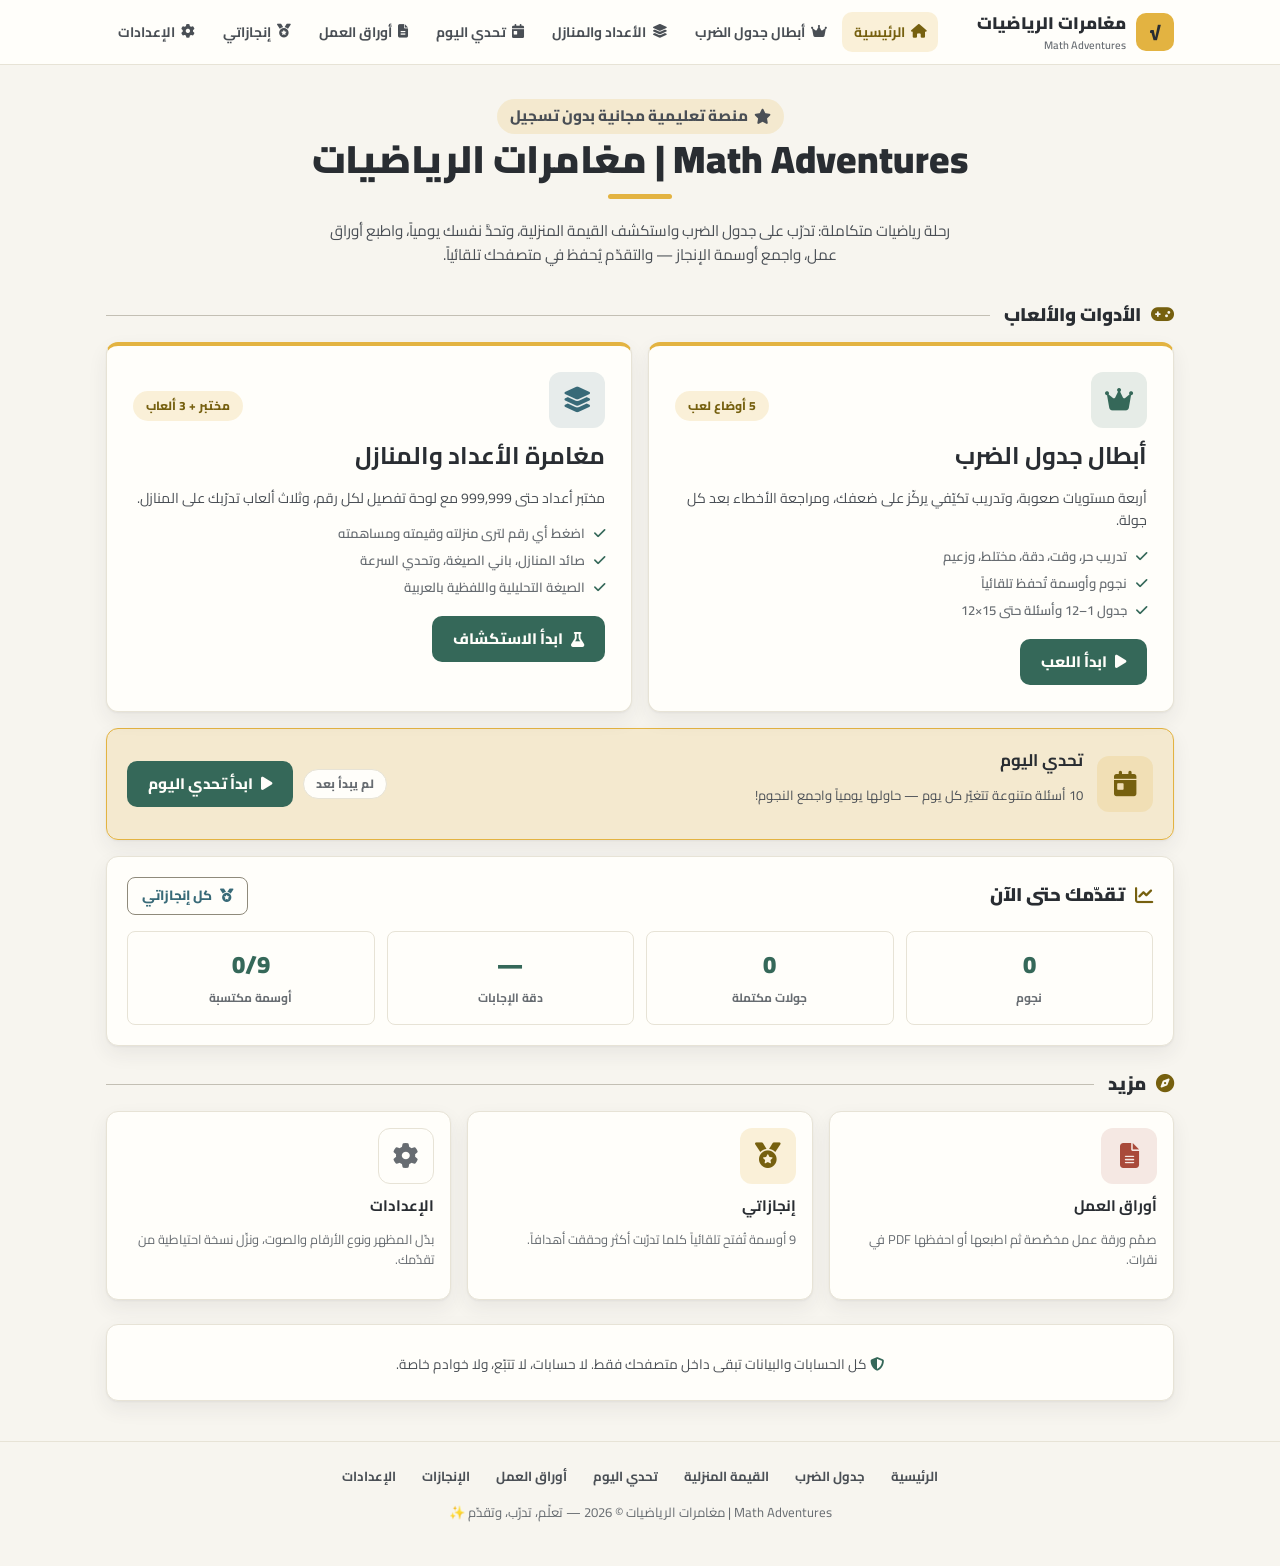
<file: index.html>
<!DOCTYPE html>
<html lang="ar" dir="rtl">
<head>
    <meta charset="UTF-8">
    <meta name="viewport" content="width=device-width, initial-scale=1.0">
    <meta name="color-scheme" content="dark light">
    <meta name="theme-color" content="#23261e">
    <title>Math Adventures | مغامرات الرياضيات — تعلّم، تدرّب، واجمع الأوسمة</title>
    <meta name="description" content="منصة مغامرات الرياضيات: لعبة جدول الضرب، مغامرة القيمة المنزلية، تحدي يومي، أوراق عمل قابلة للطباعة، أوسمة إنجاز وتقدّم محفوظ — كل شيء يعمل في المتصفح بدون تسجيل.">
    <meta name="keywords" content="مغامرات الرياضيات, جدول الضرب, القيمة المنزلية, تحدي يومي, أوراق عمل, تعليم تفاعلي, رياضيات عربي">
    <meta property="og:type" content="website">
    <meta property="og:title" content="Math Adventures | مغامرات الرياضيات">
    <meta property="og:description" content="منصة رياضيات تفاعلية: تحدّيات، أوراق عمل، أوسمة إنجاز وتقدّم محفوظ — للطلاب والمعلمين.">
    <link rel="icon" type="image/svg+xml" href="assets/images/favicon.svg">
    <link rel="apple-touch-icon" href="assets/images/favicon.svg">
    <link rel="preconnect" href="https://fonts.googleapis.com">
    <link rel="preconnect" href="https://cdnjs.cloudflare.com">
    <link rel="stylesheet" href="https://cdnjs.cloudflare.com/ajax/libs/font-awesome/6.4.0/css/all.min.css" crossorigin="anonymous" referrerpolicy="no-referrer">
    <link href="https://fonts.googleapis.com/css2?family=Cairo:wght@400;600;700;900&display=swap" rel="stylesheet">
    <link rel="stylesheet" href="assets/css/main.css">
    <style>
        .hero-lede { font-size: clamp(.95rem, 2.4vw, 1.08rem); }
        .progress-strip { display: grid; grid-template-columns: repeat(4, 1fr); gap: 12px; }
        @media (max-width: 640px) { .progress-strip { grid-template-columns: repeat(2, 1fr); } }
        .tool-ul { list-style: none; margin: 0 0 18px; padding: 0; display: grid; gap: 6px; }
        .tool-ul li { font-size: .82rem; color: var(--text-dim); font-weight: 600; }
        .tool-ul i { color: var(--success); margin-inline-end: 6px; }
        .daily-card { display: flex; align-items: center; gap: 16px; flex-wrap: wrap; justify-content: space-between; }
    </style>
</head>
<body>
    <a class="skip-link" href="#main">تخطَّ إلى المحتوى</a>

    <nav class="ma-nav" aria-label="التنقل الرئيسي">
        <div class="container ma-nav__inner">
            <a class="ma-nav__brand" href="index.html">
                <span class="logo" aria-hidden="true">√</span>
                <span>مغامرات الرياضيات<small>Math Adventures</small></span>
            </a>
            <button type="button" class="ma-nav__toggle" aria-expanded="false" aria-controls="navLinks">
                <i class="fa-solid fa-bars" aria-hidden="true"></i> القائمة
            </button>
            <ul class="ma-nav__links" id="navLinks">
                <li><a href="index.html" data-key="home"><i class="fa-solid fa-house" aria-hidden="true"></i> الرئيسية</a></li>
                <li><a href="multiplication-heroes.html" data-key="mult"><i class="fa-solid fa-crown" aria-hidden="true"></i> أبطال جدول الضرب</a></li>
                <li><a href="place-value-adventure.html" data-key="place"><i class="fa-solid fa-layer-group" aria-hidden="true"></i> الأعداد والمنازل</a></li>
                <li><a href="daily-challenge.html" data-key="daily"><i class="fa-solid fa-calendar-day" aria-hidden="true"></i> تحدي اليوم</a></li>
                <li><a href="worksheets.html" data-key="worksheets"><i class="fa-solid fa-file-lines" aria-hidden="true"></i> أوراق العمل</a></li>
                <li><a href="achievements.html" data-key="achievements"><i class="fa-solid fa-medal" aria-hidden="true"></i> إنجازاتي</a></li>
                <li><a href="settings.html" data-key="settings"><i class="fa-solid fa-gear" aria-hidden="true"></i> الإعدادات</a></li>
            </ul>
        </div>
    </nav>

    <header class="page-hero container">
        <p class="ma-badge mb-1"><i class="fa-solid fa-star" aria-hidden="true"></i> منصة تعليمية مجانية بدون تسجيل</p>
        <h1>Math Adventures | مغامرات الرياضيات</h1>
        <p class="hero-lede text-muted">
            رحلة رياضيات متكاملة: تدرّب على جدول الضرب واستكشف القيمة المنزلية، وتحدَّ نفسك يومياً،
            واطبع أوراق عمل، واجمع أوسمة الإنجاز — والتقدّم يُحفظ في متصفحك تلقائياً.
        </p>
    </header>

    <main id="main" class="container">
        <h2 class="section-title"><i class="fa-solid fa-gamepad" aria-hidden="true"></i> الأدوات والألعاب</h2>
        <div class="grid-2">
            <a href="multiplication-heroes.html" class="ma-card ma-card--link ma-card--feature" aria-label="افتح أداة أبطال جدول الضرب">
                <div class="flex-between">
                    <span class="ma-card__icon ma-card__icon--green" aria-hidden="true"><i class="fa-solid fa-crown"></i></span>
                    <span class="ma-badge">5 أوضاع لعب</span>
                </div>
                <h2>أبطال جدول الضرب</h2>
                <p class="text-muted" style="font-size:.88rem">أربعة مستويات صعوبة، وتدريب تكيّفي يركّز على ضعفك، ومراجعة الأخطاء بعد كل جولة.</p>
                <ul class="tool-ul">
                    <li><i class="fa-solid fa-check" aria-hidden="true"></i> تدريب حر، وقت، دقة، مختلط، وزعيم</li>
                    <li><i class="fa-solid fa-check" aria-hidden="true"></i> نجوم وأوسمة تُحفظ تلقائياً</li>
                    <li><i class="fa-solid fa-check" aria-hidden="true"></i> جدول 1–12 وأسئلة حتى 15×12</li>
                </ul>
                <span class="ma-btn"><i class="fa-solid fa-play" aria-hidden="true"></i> ابدأ اللعب</span>
            </a>

            <a href="place-value-adventure.html" class="ma-card ma-card--link ma-card--feature" aria-label="افتح أداة مغامرة الأعداد والمنازل">
                <div class="flex-between">
                    <span class="ma-card__icon ma-card__icon--petrol" aria-hidden="true"><i class="fa-solid fa-layer-group"></i></span>
                    <span class="ma-badge">مختبر + 3 ألعاب</span>
                </div>
                <h2>مغامرة الأعداد والمنازل</h2>
                <p class="text-muted" style="font-size:.88rem">مختبر أعداد حتى 999,999 مع لوحة تفصيل لكل رقم، وثلاث ألعاب تدرّبك على المنازل.</p>
                <ul class="tool-ul">
                    <li><i class="fa-solid fa-check" aria-hidden="true"></i> اضغط أي رقم لترى منزلته وقيمته ومساهمته</li>
                    <li><i class="fa-solid fa-check" aria-hidden="true"></i> صائد المنازل، باني الصيغة، وتحدي السرعة</li>
                    <li><i class="fa-solid fa-check" aria-hidden="true"></i> الصيغة التحليلية واللفظية بالعربية</li>
                </ul>
                <span class="ma-btn"><i class="fa-solid fa-flask" aria-hidden="true"></i> ابدأ الاستكشاف</span>
            </a>
        </div>

        <section class="ma-card ma-band mt-2 daily-card" aria-labelledby="dailyTitle">
            <div class="flex" style="gap:14px">
                <span class="ma-card__icon" style="margin:0" aria-hidden="true"><i class="fa-solid fa-calendar-day"></i></span>
                <div>
                    <h2 id="dailyTitle" style="margin:0;font-size:1.05rem">تحدي اليوم</h2>
                    <p class="text-muted mb-0" style="font-size:.82rem">10 أسئلة متنوعة تتغيّر كل يوم — حاولها يومياً واجمع النجوم!</p>
                </div>
            </div>
            <div class="flex" style="flex-wrap:wrap">
                <span class="ma-badge ma-badge--muted" id="dailyState">لم يبدأ بعد</span>
                <a class="ma-btn" href="daily-challenge.html"><i class="fa-solid fa-play" aria-hidden="true"></i> ابدأ تحدي اليوم</a>
            </div>
        </section>

        <section class="ma-card mt-2" aria-labelledby="progressTitle">
            <div class="flex-between mb-2">
                <h2 id="progressTitle" class="section-title" style="margin:0"><i class="fa-solid fa-chart-line" aria-hidden="true"></i> تقدّمك حتى الآن</h2>
                <a class="ma-btn ma-btn--ghost ma-btn--sm" href="achievements.html"><i class="fa-solid fa-medal" aria-hidden="true"></i> كل إنجازاتي</a>
            </div>
            <div class="progress-strip">
                <div class="ma-stat"><span class="ma-stat__value" id="statStars">0</span><span class="ma-stat__label">نجوم</span></div>
                <div class="ma-stat"><span class="ma-stat__value" id="statRounds">0</span><span class="ma-stat__label">جولات مكتملة</span></div>
                <div class="ma-stat"><span class="ma-stat__value" id="statAccuracy">—</span><span class="ma-stat__label">دقة الإجابات</span></div>
                <div class="ma-stat"><span class="ma-stat__value" id="statBadges">0</span><span class="ma-stat__label">أوسمة مكتسبة</span></div>
            </div>
            <p class="text-dim text-center mt-1" id="storageNote" style="font-size:.78rem" hidden>
                <i class="fa-solid fa-triangle-exclamation" aria-hidden="true"></i>
                متصفحك لا يحفظ البيانات محلياً — لن يبقى تقدّمك بعد إغلاق الصفحة.
            </p>
        </section>

        <h2 class="section-title"><i class="fa-solid fa-compass" aria-hidden="true"></i> مزيد</h2>
        <div class="grid-3">
            <a href="worksheets.html" class="ma-card ma-card--link ma-card--compact">
                <span class="ma-card__icon ma-card__icon--brick" aria-hidden="true"><i class="fa-solid fa-file-lines"></i></span>
                <h3>أوراق العمل</h3>
                <p class="text-dim">صمّم ورقة عمل مخصّصة ثم اطبعها أو احفظها PDF في نقرات.</p>
            </a>
            <a href="achievements.html" class="ma-card ma-card--link ma-card--compact">
                <span class="ma-card__icon ma-card__icon--mustard" aria-hidden="true"><i class="fa-solid fa-medal"></i></span>
                <h3>إنجازاتي</h3>
                <p class="text-dim">9 أوسمة تُفتح تلقائياً كلما تدرّبت أكثر وحققت أهدافاً.</p>
            </a>
            <a href="settings.html" class="ma-card ma-card--link ma-card--compact">
                <span class="ma-card__icon ma-card__icon--muted" aria-hidden="true"><i class="fa-solid fa-gear"></i></span>
                <h3>الإعدادات</h3>
                <p class="text-dim">بدّل المظهر ونوع الأرقام والصوت، ونزّل نسخة احتياطية من تقدّمك.</p>
            </a>
        </div>

        <div class="ma-card ma-card--compact mt-3 text-center">
            <p class="text-muted mb-1" style="font-size:.85rem">
                <i class="fa-solid fa-shield-halved" style="color:var(--success)" aria-hidden="true"></i>
                كل الحسابات والبيانات تبقى داخل متصفحك فقط. لا حسابات، لا تتبّع، ولا خوادم خاصة.
            </p>
        </div>
    </main>

    <footer class="ma-footer">
        <div class="container">
            <nav aria-label="روابط التذييل">
                <a href="index.html">الرئيسية</a>
                <a href="multiplication-heroes.html">جدول الضرب</a>
                <a href="place-value-adventure.html">القيمة المنزلية</a>
                <a href="daily-challenge.html">تحدي اليوم</a>
                <a href="worksheets.html">أوراق العمل</a>
                <a href="achievements.html">الإنجازات</a>
                <a href="settings.html">الإعدادات</a>
            </nav>
            <p>Math Adventures | مغامرات الرياضيات © <span data-year></span> — تعلّم، تدرّب، وتقدّم ✨</p>
        </div>
    </footer>

    <script src="assets/js/store.js"></script>
    <script src="assets/js/audio.js"></script>
    <script src="assets/js/ui.js"></script>
    <script>
        (function () {
            MA.initShell('home');
            var stats = MAStore.getStats();
            var attempted = stats.attempted;
            document.getElementById('statStars').textContent = MA.fmt(stats.starsEarned);
            document.getElementById('statRounds').textContent = MA.fmt(stats.roundsCompleted);
            document.getElementById('statAccuracy').textContent =
                attempted > 0 ? MA.fmt(Math.round((stats.correct / attempted) * 100)) + '%' : '—';
            document.getElementById('statBadges').textContent =
                MA.fmt(Object.keys(MAStore.getAchievements()).length) + '/' + MA.fmt(MAStore.catalog().length);

            if (!MAStore.storageAvailable()) {
                document.getElementById('storageNote').hidden = false;
            }

            var today = MA.todayKey();
            var d = MAStore.getDaily(today);
            document.getElementById('dailyState').textContent =
                d ? ('اليوم: ' + MA.fmt(d.score) + '/' + MA.fmt(d.total)) : 'لم يبدأ بعد';

            MA.play('click');
        })();
    </script>
</body>
</html>
</file>
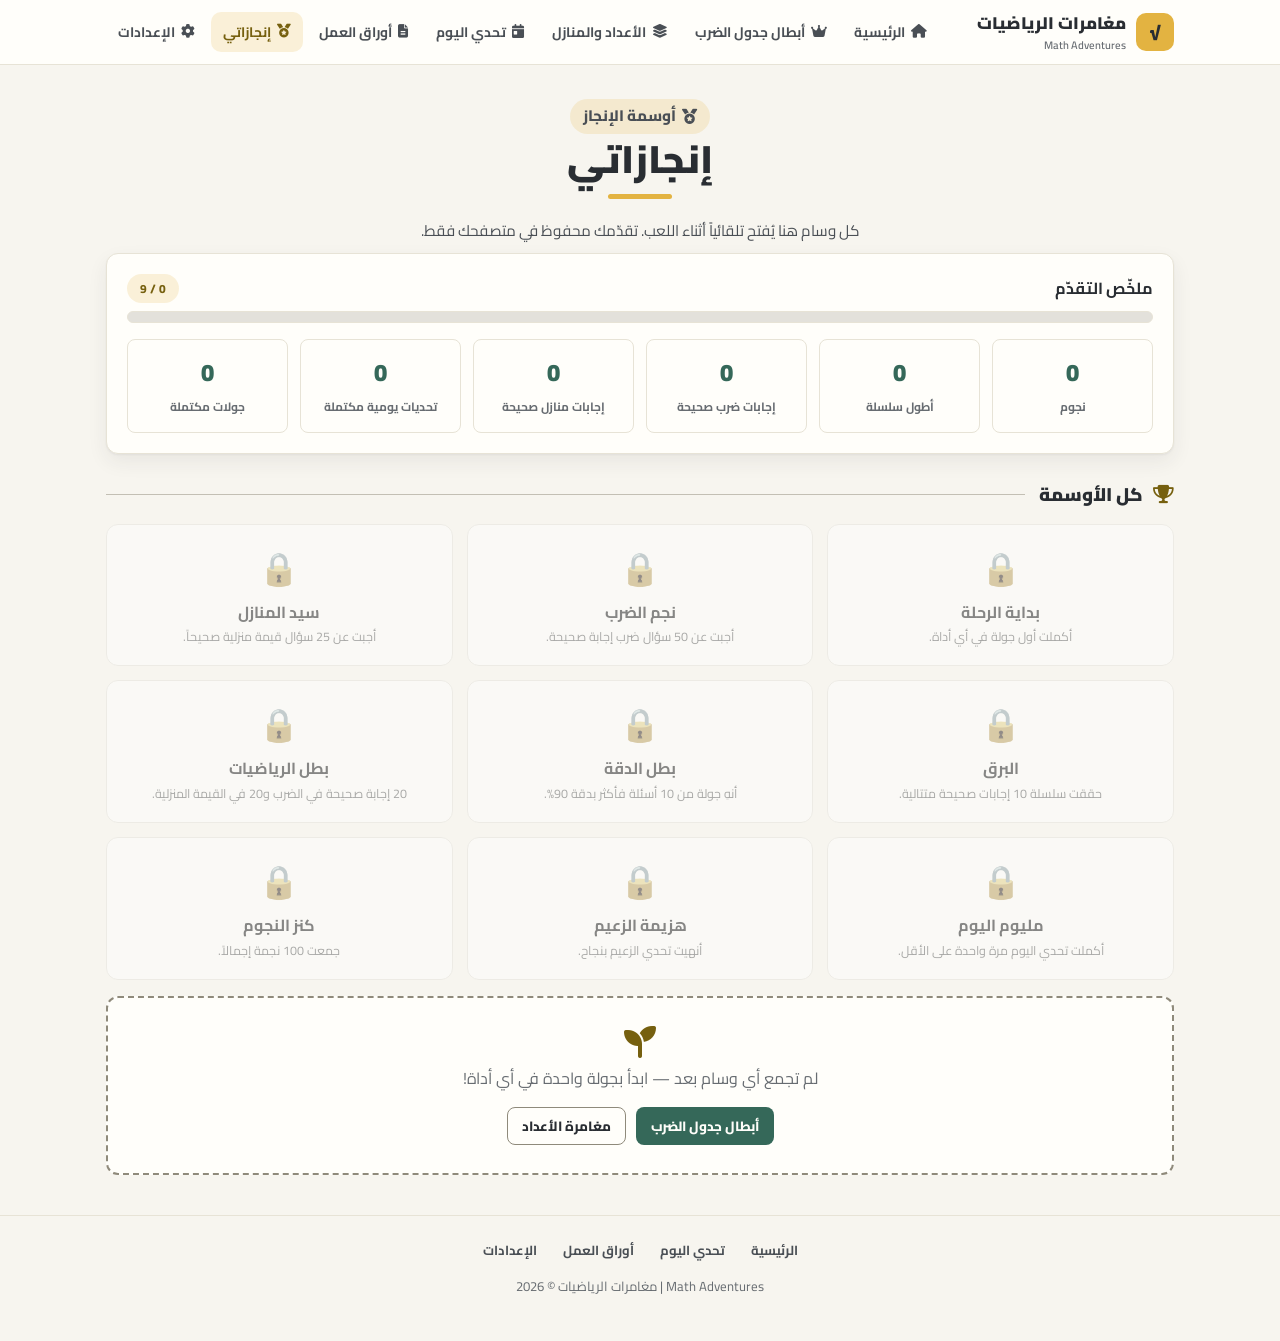
<file: achievements.html>
<!DOCTYPE html>
<html lang="ar" dir="rtl">
<head>
    <meta charset="UTF-8">
    <meta name="viewport" content="width=device-width, initial-scale=1.0">
    <meta name="color-scheme" content="dark light">
    <meta name="theme-color" content="#23261e">
    <title>إنجازاتي وأوسمتي | مغامرات الرياضيات</title>
    <meta name="description" content="تابع أوسمة الإنجاز التي جمعتها في منصة مغامرات الرياضيات: أوسمة جدول الضرب والقيمة المنزلية وتحدي اليوم ودقّة الإجابة.">
    <meta name="robots" content="noindex">
    <link rel="icon" type="image/svg+xml" href="assets/images/favicon.svg">
    <link rel="preconnect" href="https://fonts.googleapis.com">
    <link rel="preconnect" href="https://cdnjs.cloudflare.com">
    <link rel="stylesheet" href="https://cdnjs.cloudflare.com/ajax/libs/font-awesome/6.4.0/css/all.min.css" crossorigin="anonymous" referrerpolicy="no-referrer">
    <link href="https://fonts.googleapis.com/css2?family=Cairo:wght@400;600;700;900&display=swap" rel="stylesheet">
    <link rel="stylesheet" href="assets/css/main.css">
    <style>
        .ach-progress { margin-bottom: 18px; }
        .ach-date { font-size: .7rem; color: var(--text-dim); margin-top: 8px; }
    </style>
</head>
<body>
    <a class="skip-link" href="#main">تخطَّ إلى المحتوى</a>

    <nav class="ma-nav" aria-label="التنقل الرئيسي">
        <div class="container ma-nav__inner">
            <a class="ma-nav__brand" href="index.html">
                <span class="logo" aria-hidden="true">√</span>
                <span>مغامرات الرياضيات<small>Math Adventures</small></span>
            </a>
            <button type="button" class="ma-nav__toggle" aria-expanded="false" aria-controls="navLinks">
                <i class="fa-solid fa-bars" aria-hidden="true"></i> القائمة
            </button>
            <ul class="ma-nav__links" id="navLinks">
                <li><a href="index.html" data-key="home"><i class="fa-solid fa-house" aria-hidden="true"></i> الرئيسية</a></li>
                <li><a href="multiplication-heroes.html" data-key="mult"><i class="fa-solid fa-crown" aria-hidden="true"></i> أبطال جدول الضرب</a></li>
                <li><a href="place-value-adventure.html" data-key="place"><i class="fa-solid fa-layer-group" aria-hidden="true"></i> الأعداد والمنازل</a></li>
                <li><a href="daily-challenge.html" data-key="daily"><i class="fa-solid fa-calendar-day" aria-hidden="true"></i> تحدي اليوم</a></li>
                <li><a href="worksheets.html" data-key="worksheets"><i class="fa-solid fa-file-lines" aria-hidden="true"></i> أوراق العمل</a></li>
                <li><a href="achievements.html" data-key="achievements"><i class="fa-solid fa-medal" aria-hidden="true"></i> إنجازاتي</a></li>
                <li><a href="settings.html" data-key="settings"><i class="fa-solid fa-gear" aria-hidden="true"></i> الإعدادات</a></li>
            </ul>
        </div>
    </nav>

    <header class="page-hero container">
        <p class="ma-badge mb-1"><i class="fa-solid fa-medal" aria-hidden="true"></i> أوسمة الإنجاز</p>
        <h1>إنجازاتي</h1>
        <p class="text-muted">كل وسام هنا يُفتح تلقائياً أثناء اللعب. تقدّمك محفوظ في متصفحك فقط.</p>
    </header>

    <main id="main" class="container">
        <section class="ma-card ach-progress" aria-labelledby="sumTitle">
            <div class="flex-between mb-1">
                <h2 id="sumTitle" style="margin:0;font-size:1rem">ملخّص التقدّم</h2>
                <span class="ma-badge" id="badgeCount">0 / 9</span>
            </div>
            <div class="ma-progress" role="progressbar" aria-valuemin="0" aria-valuemax="9" aria-valuenow="0" id="achProgressbar">
                <div class="ma-progress__bar" id="achProgressBar"></div>
            </div>
            <div class="ma-stats mt-2">
                <div class="ma-stat"><span class="ma-stat__value" id="sStars">0</span><span class="ma-stat__label">نجوم</span></div>
                <div class="ma-stat"><span class="ma-stat__value" id="sStreak">0</span><span class="ma-stat__label">أطول سلسلة</span></div>
                <div class="ma-stat"><span class="ma-stat__value" id="sMult">0</span><span class="ma-stat__label">إجابات ضرب صحيحة</span></div>
                <div class="ma-stat"><span class="ma-stat__value" id="sPlace">0</span><span class="ma-stat__label">إجابات منازل صحيحة</span></div>
                <div class="ma-stat"><span class="ma-stat__value" id="sDaily">0</span><span class="ma-stat__label">تحديات يومية مكتملة</span></div>
                <div class="ma-stat"><span class="ma-stat__value" id="sRounds">0</span><span class="ma-stat__label">جولات مكتملة</span></div>
            </div>
        </section>

        <div class="section-title"><i class="fa-solid fa-trophy" aria-hidden="true"></i> كل الأوسمة</div>
        <div class="ach-grid" id="achGrid"></div>

        <div class="empty-state mt-2" id="emptyState" hidden>
            <i class="fa-solid fa-seedling" aria-hidden="true"></i>
            لم تجمع أي وسام بعد — ابدأ بجولة واحدة في أي أداة!
            <div class="flex mt-2" style="justify-content:center">
                <a class="ma-btn ma-btn--sm" href="multiplication-heroes.html">أبطال جدول الضرب</a>
                <a class="ma-btn ma-btn--sm ma-btn--secondary" href="place-value-adventure.html">مغامرة الأعداد</a>
            </div>
        </div>
    </main>

    <footer class="ma-footer">
        <div class="container">
            <nav aria-label="روابط التذييل">
                <a href="index.html">الرئيسية</a>
                <a href="daily-challenge.html">تحدي اليوم</a>
                <a href="worksheets.html">أوراق العمل</a>
                <a href="settings.html">الإعدادات</a>
            </nav>
            <p>Math Adventures | مغامرات الرياضيات © <span data-year></span></p>
        </div>
    </footer>

    <script src="assets/js/store.js"></script>
    <script src="assets/js/audio.js"></script>
    <script src="assets/js/ui.js"></script>
    <script>
        (function () {
            MA.initShell('achievements');
            var stats = MAStore.getStats();
            var earnedMap = MAStore.getAchievements();
            var catalog = MAStore.catalog();

            document.getElementById('sStars').textContent = MA.fmt(stats.starsEarned);
            document.getElementById('sStreak').textContent = MA.fmt(stats.bestStreak);
            document.getElementById('sMult').textContent = MA.fmt(stats.multCorrect);
            document.getElementById('sPlace').textContent = MA.fmt(stats.placeCorrect);
            document.getElementById('sRounds').textContent = MA.fmt(stats.roundsCompleted);
            document.getElementById('sDaily').textContent = MA.fmt(Object.keys(MAStore.getDailyMap()).length);

            var earnedCount = 0;
            var grid = document.getElementById('achGrid');
            catalog.forEach(function (a) {
                var earned = !!earnedMap[a.id];
                if (earned) earnedCount++;
                var card = document.createElement('article');
                card.className = 'ach-card' + (earned ? ' is-earned' : '');
                card.setAttribute('data-achievement', a.id);

                var icon = document.createElement('span');
                icon.className = 'icon';
                icon.setAttribute('aria-hidden', 'true');
                icon.textContent = earned ? a.icon : '🔒';
                card.appendChild(icon);

                var h3 = document.createElement('h3');
                h3.textContent = a.title;
                card.appendChild(h3);

                var p = document.createElement('p');
                p.textContent = a.desc;
                card.appendChild(p);

                if (earned) {
                    var when = new Date(earnedMap[a.id]);
                    var date = document.createElement('div');
                    date.className = 'ach-date';
                    date.textContent = 'كُسب في ' + MA.digits(when.toLocaleDateString('ar-EG-u-nu-latn'));
                    card.appendChild(date);
                }
                grid.appendChild(card);
            });

            document.getElementById('badgeCount').textContent =
                MA.fmt(earnedCount) + ' / ' + MA.fmt(catalog.length);
            var pct = catalog.length ? Math.round((earnedCount / catalog.length) * 100) : 0;
            document.getElementById('achProgressBar').style.width = pct + '%';
            document.getElementById('achProgressbar').setAttribute('aria-valuenow', String(earnedCount));
            document.getElementById('emptyState').hidden = earnedCount > 0;
        })();
    </script>
</body>
</html>
</file>
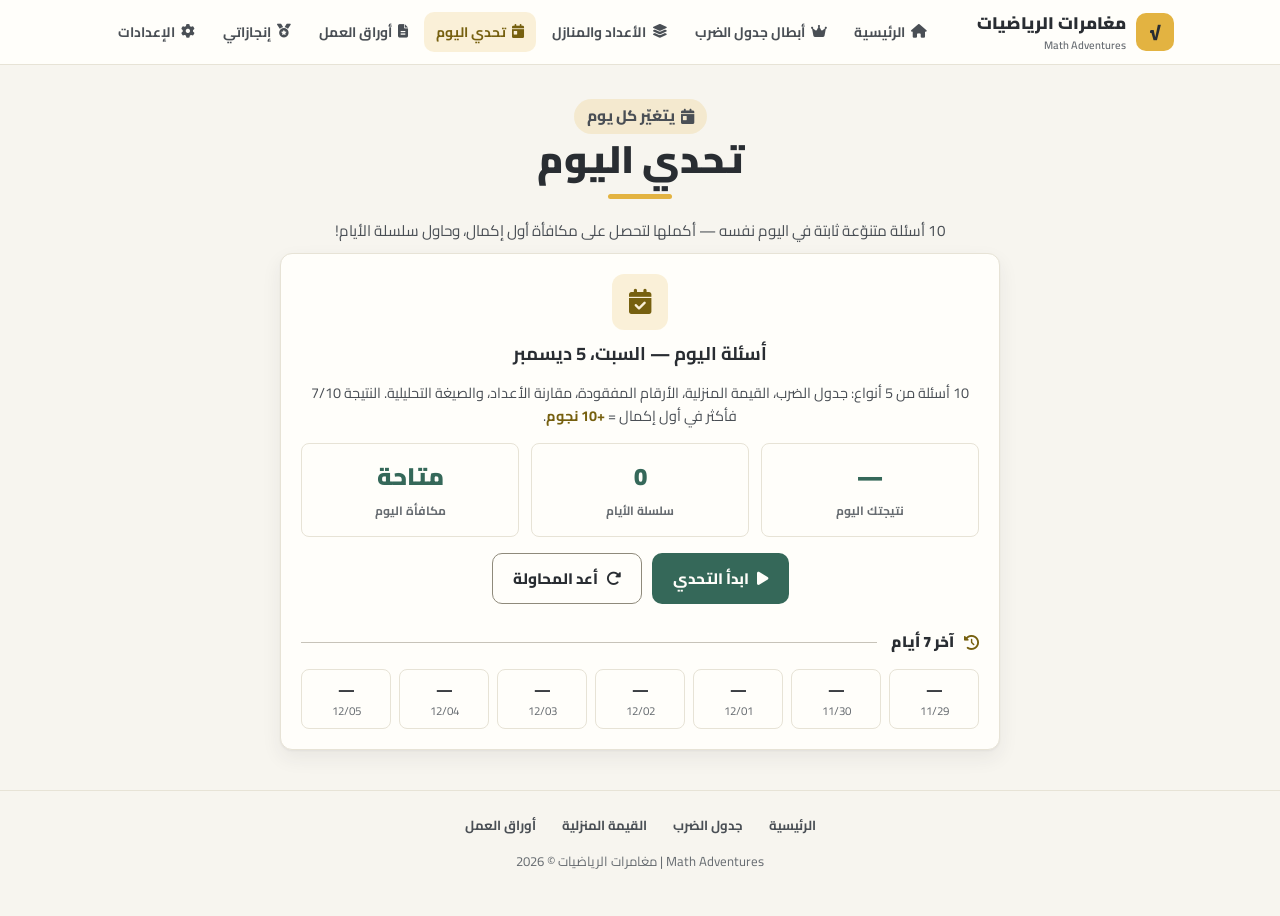
<file: daily-challenge.html>
<!DOCTYPE html>
<html lang="ar" dir="rtl">
<head>
    <meta charset="UTF-8">
    <meta name="viewport" content="width=device-width, initial-scale=1.0">
    <meta name="color-scheme" content="dark light">
    <meta name="theme-color" content="#23261e">
    <title>تحدي اليوم | مغامرات الرياضيات</title>
    <meta name="description" content="تحدّي يومي من 10 أسئلة رياضيات متنوّعة يتغيّر كل يوم: ضرب، قيمة منزلية، أرقام مفقودة، وصيغ تحليلية — مع مكافأة أول إكمال.">
    <link rel="icon" type="image/svg+xml" href="assets/images/favicon.svg">
    <link rel="preconnect" href="https://fonts.googleapis.com">
    <link rel="preconnect" href="https://cdnjs.cloudflare.com">
    <link rel="stylesheet" href="https://cdnjs.cloudflare.com/ajax/libs/font-awesome/6.4.0/css/all.min.css" crossorigin="anonymous" referrerpolicy="no-referrer">
    <link href="https://fonts.googleapis.com/css2?family=Cairo:wght@400;600;700;900&display=swap" rel="stylesheet">
    <link rel="stylesheet" href="assets/css/main.css">
    <style>
        .dc-qcard { max-width: 720px; margin-inline: auto; }
        .dc-qtext { font-size: clamp(1.2rem, 3.5vw, 1.6rem); font-weight: 900; text-align: center; margin: 14px 0 18px; min-height: 64px; display: flex; align-items: center; justify-content: center; }
        .dc-options { display: grid; grid-template-columns: repeat(2, 1fr); gap: 12px; }
        @media (max-width: 520px) { .dc-options { grid-template-columns: 1fr; } }
        .dc-opt {
            min-height: 56px; padding: 14px; border-radius: var(--radius);
            border: 2px solid var(--line); background: var(--surface);
            color: var(--text); font-family: inherit; font-size: 1.1rem; font-weight: 800;
            cursor: pointer; transition: all .15s;
        }
        .dc-opt:hover:not(:disabled) { border-color: var(--accent-ink); transform: translateY(-2px); }
        .dc-opt.is-correct { background: var(--success-soft); border-color: var(--success); }
        .dc-opt.is-wrong { background: var(--danger-soft); border-color: var(--danger); }
        .dc-opt:disabled { cursor: default; }
        .dc-meta { display: flex; justify-content: space-between; gap: 10px; flex-wrap: wrap; align-items: center; }
        .dc-history { display: grid; grid-template-columns: repeat(auto-fit, minmax(88px, 1fr)); gap: 8px; }
        .dc-day { background: var(--surface); border: 1px solid var(--surface-border); border-radius: var(--radius-sm); padding: 8px; text-align: center; font-size: .72rem; color: var(--text-dim); }
        .dc-day b { display: block; font-size: .95rem; color: var(--text); }
        .dc-day.is-done { border-color: var(--success); }
        .dc-result { text-align: center; }
        .dc-score { font-size: 3rem; font-weight: 900; color: var(--accent-ink); }
    </style>
</head>
<body>
    <a class="skip-link" href="#main">تخطَّ إلى المحتوى</a>

    <nav class="ma-nav" aria-label="التنقل الرئيسي">
        <div class="container ma-nav__inner">
            <a class="ma-nav__brand" href="index.html">
                <span class="logo" aria-hidden="true">√</span>
                <span>مغامرات الرياضيات<small>Math Adventures</small></span>
            </a>
            <button type="button" class="ma-nav__toggle" aria-expanded="false" aria-controls="navLinks">
                <i class="fa-solid fa-bars" aria-hidden="true"></i> القائمة
            </button>
            <ul class="ma-nav__links" id="navLinks">
                <li><a href="index.html" data-key="home"><i class="fa-solid fa-house" aria-hidden="true"></i> الرئيسية</a></li>
                <li><a href="multiplication-heroes.html" data-key="mult"><i class="fa-solid fa-crown" aria-hidden="true"></i> أبطال جدول الضرب</a></li>
                <li><a href="place-value-adventure.html" data-key="place"><i class="fa-solid fa-layer-group" aria-hidden="true"></i> الأعداد والمنازل</a></li>
                <li><a href="daily-challenge.html" data-key="daily"><i class="fa-solid fa-calendar-day" aria-hidden="true"></i> تحدي اليوم</a></li>
                <li><a href="worksheets.html" data-key="worksheets"><i class="fa-solid fa-file-lines" aria-hidden="true"></i> أوراق العمل</a></li>
                <li><a href="achievements.html" data-key="achievements"><i class="fa-solid fa-medal" aria-hidden="true"></i> إنجازاتي</a></li>
                <li><a href="settings.html" data-key="settings"><i class="fa-solid fa-gear" aria-hidden="true"></i> الإعدادات</a></li>
            </ul>
        </div>
    </nav>

    <header class="page-hero container">
        <p class="ma-badge mb-1"><i class="fa-solid fa-calendar-day" aria-hidden="true"></i> يتغيّر كل يوم</p>
        <h1>تحدي اليوم</h1>
        <p class="text-muted">10 أسئلة متنوّعة ثابتة في اليوم نفسه — أكملها لتحصل على مكافأة أول إكمال، وحاول سلسلة الأيام!</p>
    </header>

    <main id="main" class="container">
        <section class="ma-card dc-qcard" aria-live="polite">
            <!-- START VIEW -->
            <div id="viewStart">
                <div class="text-center">
                    <div class="ma-card__icon" style="margin-inline:auto" aria-hidden="true"><i class="fa-solid fa-calendar-check"></i></div>
                    <h2 style="font-size:1.15rem">أسئلة اليوم — <span id="todayLabel"></span></h2>
                    <p class="text-muted" style="font-size:.9rem">
                        10 أسئلة من 5 أنواع: جدول الضرب، القيمة المنزلية، الأرقام المفقودة، مقارنة الأعداد، والصيغة التحليلية.
                        النتيجة 7/10 فأكثر في أول إكمال = <b style="color:var(--accent-ink)">+10 نجوم</b>.
                    </p>
                    <div class="ma-stats mt-2" id="startStats">
                        <div class="ma-stat"><span class="ma-stat__value" id="prevScore">—</span><span class="ma-stat__label">نتيجتك اليوم</span></div>
                        <div class="ma-stat"><span class="ma-stat__value" id="streakDays">0</span><span class="ma-stat__label">سلسلة الأيام</span></div>
                        <div class="ma-stat"><span class="ma-stat__value" id="rewardState">—</span><span class="ma-stat__label">مكافأة اليوم</span></div>
                    </div>
                    <div class="flex mt-2" style="justify-content:center">
                        <button type="button" class="ma-btn" id="btnStart"><i class="fa-solid fa-play" aria-hidden="true"></i> ابدأ التحدي</button>
                        <button type="button" class="ma-btn ma-btn--secondary" id="btnRetry" hidden><i class="fa-solid fa-rotate-right" aria-hidden="true"></i> أعد المحاولة</button>
                    </div>
                    <p class="text-dim mt-1" style="font-size:.75rem" id="rewardHint" hidden>
                        نتيجتك السابقة لم تحقق المكافأة — حاول مرة أخرى، النتيجة الأفضل تُحفظ.
                    </p>
                </div>

                <div class="section-title" style="font-size:.95rem"><i class="fa-solid fa-clock-rotate-left" aria-hidden="true"></i> آخر 7 أيام</div>
                <div class="dc-history" id="history"></div>
            </div>

            <!-- PLAY VIEW -->
            <div id="viewPlay" hidden>
                <div class="dc-meta mb-1">
                    <span class="ma-badge" id="qCounter">1 / 10</span>
                    <span class="ma-badge ma-badge--success" id="qScore">0 نقطة</span>
                </div>
                <div class="ma-progress mb-2"><div class="ma-progress__bar" id="qBar" style="width:0%"></div></div>
                <div class="dc-qtext" id="qText">…</div>
                <div class="dc-options" id="qOptions"></div>
                <p class="text-center text-dim mt-1" id="qFeedback" style="min-height:24px;font-size:.85rem;font-weight:700" aria-live="assertive"></p>
            </div>

            <!-- RESULT VIEW -->
            <div id="viewResult" hidden>
                <div class="dc-result">
                    <div class="ma-card__icon" style="margin-inline:auto" aria-hidden="true"><i class="fa-solid fa-trophy"></i></div>
                    <div class="dc-score" id="finalScore">0/10</div>
                    <p class="text-muted" id="finalMsg"></p>
                    <p class="ma-badge" id="finalReward" hidden></p>
                    <div class="flex mt-2" style="justify-content:center">
                        <button type="button" class="ma-btn" id="btnAgain"><i class="fa-solid fa-rotate-right" aria-hidden="true"></i> حاول مرة أخرى</button>
                        <a class="ma-btn ma-btn--secondary" href="index.html"><i class="fa-solid fa-house" aria-hidden="true"></i> الرئيسية</a>
                        <a class="ma-btn ma-btn--ghost" href="achievements.html"><i class="fa-solid fa-medal" aria-hidden="true"></i> إنجازاتي</a>
                    </div>
                    <div class="section-title" style="font-size:.95rem;justify-content:center"><i class="fa-solid fa-list-check" aria-hidden="true"></i> مراجعة الإجابات</div>
                    <div id="review" style="text-align:start"></div>
                </div>
            </div>
        </section>
    </main>

    <footer class="ma-footer">
        <div class="container">
            <nav aria-label="روابط التذييل">
                <a href="index.html">الرئيسية</a>
                <a href="multiplication-heroes.html">جدول الضرب</a>
                <a href="place-value-adventure.html">القيمة المنزلية</a>
                <a href="worksheets.html">أوراق العمل</a>
            </nav>
            <p>Math Adventures | مغامرات الرياضيات © <span data-year></span></p>
        </div>
    </footer>

    <script src="assets/js/store.js"></script>
    <script src="assets/js/audio.js"></script>
    <script src="assets/js/ui.js"></script>
    <script>
    (function () {
        'use strict';
        MA.initShell('daily');

        var TOTAL = 10;
        var REWARD_THRESHOLD = 7;
        var REWARD_STARS = 10;
        var today = MA.todayKey();
        var questions = [];
        var idx = 0, score = 0, answered = false, answers = [];

        /* ---------- seeded PRNG (deterministic per day) ---------- */
        function hashStr(s) {
            var h = 2166136261;
            for (var i = 0; i < s.length; i++) { h ^= s.charCodeAt(i); h = Math.imul(h, 16777619); }
            return h >>> 0;
        }
        function mulberry32(a) {
            return function () {
                a |= 0; a = a + 0x6D2B79F5 | 0;
                var t = Math.imul(a ^ a >>> 15, 1 | a);
                t = t + Math.imul(t ^ t >>> 7, 61 | t) ^ t;
                return ((t ^ t >>> 14) >>> 0) / 4294967296;
            };
        }
        function ri(rng, min, max) { return Math.floor(rng() * (max - min + 1)) + min; }
        function pick(rng, arr) { return arr[Math.floor(rng() * arr.length)]; }
        function shuffle(rng, arr) {
            for (var i = arr.length - 1; i > 0; i--) {
                var j = Math.floor(rng() * (i + 1));
                var tmp = arr[i]; arr[i] = arr[j]; arr[j] = tmp;
            }
            return arr;
        }
        // unique distractors around a correct value (never equal to it)
        function numOptions(rng, correct, spread) {
            var set = [correct];
            var guard = 0;
            while (set.length < 4 && guard++ < 60) {
                var delta = ri(rng, 1, spread || 12);
                if (rng() < 0.5) delta = -delta;
                var v = correct + delta;
                if (v >= 0 && set.indexOf(v) === -1) set.push(v);
            }
            var k = 1;
            while (set.length < 4) {
                var up = correct + k * 3 + 1;
                var down = correct - k * 3 - 1;
                if (up >= 0 && set.indexOf(up) === -1) set.push(up);
                else if (down >= 0 && set.indexOf(down) === -1) set.push(down);
                k++;
                if (k > 100000) break;
            }
            var opts = set.map(function (v) { return { text: MA.fmt(v), value: v }; });
            shuffle(rng, opts);
            return opts;
        }
        function answerIndex(opts, value) {
            for (var i = 0; i < opts.length; i++) if (opts[i].value === value) return i;
            return 0;
        }

        /* ---------- question builders (all bounded) ---------- */
        function qMult(rng) {
            var a = ri(rng, 2, 12), b = ri(rng, 2, 12), correct = a * b;
            var opts = numOptions(rng, correct, 14);
            return { type: 'ضرب', text: MA.fmt(a) + ' × ' + MA.fmt(b) + ' = ؟', opts: opts, ans: answerIndex(opts, correct) };
        }
        function qPlace(rng) {
            var digits = ri(rng, 3, 6);
            var n = 0;
            for (var i = 0; i < digits; i++) n = n * 10 + (i === 0 ? ri(rng, 1, 9) : ri(rng, 0, 9));
            var pos = ri(rng, 0, digits - 1); // 0 = ones
            var d = Math.floor(n / Math.pow(10, pos)) % 10;
            if (d === 0) { d = ri(rng, 1, 9); n += d * Math.pow(10, pos); } // avoid zero-valued digit
            var value = d * Math.pow(10, pos);
            var names = ['الآحاد', 'العشرات', 'المئات', 'الألوف', 'العشرات من الألف', 'المئات من الألف'];
            var opts = numOptions(rng, value, Math.max(9, value - 1));
            return {
                type: 'قيمة منزلية',
                text: 'ما قيمة الرقم ' + MA.digits(d) + ' في العدد ' + MA.fmt(n) + '؟ (' + (names[pos] || 'منزلة') + ')',
                opts: opts, ans: answerIndex(opts, value)
            };
        }
        function qMissing(rng) {
            if (rng() < 0.5) { // missing addend: x + a = b
                var a = ri(rng, 5, 60), x = ri(rng, 3, 50), b = a + x;
                var opts = numOptions(rng, x, 9);
                return { type: 'رقم مفقود', text: '؟ + ' + MA.fmt(a) + ' = ' + MA.fmt(b), opts: opts, ans: answerIndex(opts, x) };
            } // missing factor: a × x = b
            var a2 = ri(rng, 2, 12), x2 = ri(rng, 2, 12), b2 = a2 * x2;
            var opts2 = numOptions(rng, x2, 6);
            return { type: 'رقم مفقود', text: MA.fmt(a2) + ' × ؟ = ' + MA.fmt(b2), opts: opts2, ans: answerIndex(opts2, x2) };
        }
        function qBigger(rng) {
            var a = ri(rng, 10, 9999);
            var equal = rng() < 0.12;
            var b;
            if (equal) {
                b = a;
            } else {
                b = ri(rng, 10, 9999);
                while (b === a) b = ri(rng, 10, 9999);
            }
            var opts = [
                { text: 'العدد الأول (' + MA.fmt(a) + ')', value: 'a' },
                { text: 'العدد الثاني (' + MA.fmt(b) + ')', value: 'b' },
                { text: 'متساويان', value: 'eq' }
            ];
            shuffle(rng, opts);
            var ansVal = a > b ? 'a' : (b > a ? 'b' : 'eq');
            var ans = 0;
            for (var i = 0; i < opts.length; i++) if (opts[i].value === ansVal) ans = i;
            return { type: 'مقارنة', text: 'أيهما أكبر: ' + MA.fmt(a) + ' أم ' + MA.fmt(b) + '؟', opts: opts, ans: ans };
        }
        function qExpanded(rng) {
            var digits = ri(rng, 3, 6);
            var n = 0, parts = [];
            for (var i = 0; i < digits; i++) {
                var d = (i === 0) ? ri(rng, 1, 9) : ri(rng, 0, 9);
                n = n * 10 + d;
                if (d !== 0) parts.push(d * Math.pow(10, digits - 1 - i));
            }
            var correctStr = parts.map(function (p) { return MA.fmt(p); }).join(' + ');
            var wrongStrs = [];
            var broken = parts.slice();
            if (broken.length > 1) {
                var k = ri(rng, 0, broken.length - 1);
                broken[k] = broken[k] + Math.pow(10, ri(rng, 1, 3));
                var s2 = broken.map(function (p) { return MA.fmt(p); }).join(' + ');
                if (s2 !== correctStr && wrongStrs.indexOf(s2) === -1) wrongStrs.push(s2);
            }
            var fg = 0;
            while (wrongStrs.length < 3 && fg++ < 60) {
                var p2 = parts.slice();
                shuffle(rng, p2);
                var idx2 = Math.floor(rng() * p2.length);
                p2[idx2] = p2[idx2] + Math.pow(10, ri(rng, 1, 3));
                var s3 = p2.map(function (p) { return MA.fmt(p); }).join(' + ');
                if (s3 !== correctStr && wrongStrs.indexOf(s3) === -1) wrongStrs.push(s3);
            }
            var fbTok = 1;
            while (wrongStrs.length < 3) {
                var fb = correctStr.split(' + ').reverse().join(' + ');
                if (fb === correctStr || wrongStrs.indexOf(fb) !== -1) {
                    fb = correctStr + ' + ' + MA.fmt(fbTok);
                    fbTok++;
                }
                if (fb !== correctStr && wrongStrs.indexOf(fb) === -1) wrongStrs.push(fb);
                if (fbTok > 100000) break;
            }
            var opts = [{ text: correctStr, value: 1 }].concat(wrongStrs.map(function (s) { return { text: s, value: 0 }; }));
            shuffle(rng, opts);
            var ans = 0;
            for (var j = 0; j < opts.length; j++) if (opts[j].value === 1) ans = j;
            return { type: 'صيغة تحليلية', text: 'ما الصيغة التحليلية للعدد ' + MA.fmt(n) + '؟', opts: opts, ans: ans };
        }

        function buildDaily(dateKey) {
            var rng = mulberry32(hashStr('MA-DAILY-v1-' + dateKey));
            var builders = [qMult, qPlace, qMissing, qBigger, qExpanded];
            var qs = [];
            for (var i = 0; i < TOTAL; i++) qs.push(builders[i % builders.length](rng));
            // interleave deterministically: rotate start offset by seed
            var off = ri(rng, 0, 4);
            return qs.slice(off).concat(qs.slice(0, off));
        }

        /* ---------- history / streak ---------- */
        function last7Days() {
            var out = [];
            for (var i = 6; i >= 0; i--) {
                var d = new Date();
                d.setDate(d.getDate() - i);
                var m = String(d.getMonth() + 1).padStart(2, '0');
                var day = String(d.getDate()).padStart(2, '0');
                out.push(d.getFullYear() + '-' + m + '-' + day);
            }
            return out;
        }
        function streak() {
            var map = MAStore.getDailyMap();
            var count = 0;
            var d = new Date();
            if (!map[d.getFullYear() + '-' + String(d.getMonth() + 1).padStart(2, '0') + '-' + String(d.getDate()).padStart(2, '0')]) {
                d.setDate(d.getDate() - 1); // yesterday may still keep the streak alive
            }
            for (;;) {
                var key = d.getFullYear() + '-' + String(d.getMonth() + 1).padStart(2, '0') + '-' + String(d.getDate()).padStart(2, '0');
                if (map[key]) { count++; d.setDate(d.getDate() - 1); }
                else break;
                if (count > 3650) break;
            }
            return count;
        }

        function renderStart() {
            document.getElementById('todayLabel').textContent = MA.digits(new Date().toLocaleDateString('ar-EG-u-nu-latn', { weekday: 'long', day: 'numeric', month: 'long' }));
            var rec = MAStore.getDaily(today);
            document.getElementById('prevScore').textContent = rec ? MA.fmt(rec.score) + '/' + MA.fmt(rec.total) : '—';
            document.getElementById('streakDays').textContent = MA.fmt(streak());
            var rewarded = MAStore.dailyRewarded(today);
            document.getElementById('rewardState').innerHTML = rewarded
                ? '<i class="fa-solid fa-check"></i> مكتسبة'
                : 'متاحة';
            document.getElementById('btnRetry').hidden = !rec;
            document.getElementById('rewardHint').hidden = rewarded || !rec || rec.score >= REWARD_THRESHOLD;

            var hist = document.getElementById('history');
            hist.textContent = '';
            var map = MAStore.getDailyMap();
            last7Days().forEach(function (key) {
                var cell = document.createElement('div');
                cell.className = 'dc-day' + (map[key] ? ' is-done' : '');
                var b = document.createElement('b');
                b.textContent = map[key] ? (MA.fmt(map[key].score) + '/' + MA.fmt(map[key].total)) : '—';
                cell.appendChild(b);
                cell.appendChild(document.createTextNode(key.slice(5).replace('-', '/')));
                hist.appendChild(cell);
            });
        }

        function showView(name) {
            document.getElementById('viewStart').hidden = name !== 'start';
            document.getElementById('viewPlay').hidden = name !== 'play';
            document.getElementById('viewResult').hidden = name !== 'result';
        }

        function renderQuestion() {
            var q = questions[idx];
            document.getElementById('qCounter').textContent = (idx + 1) + ' / ' + TOTAL;
            document.getElementById('qScore').textContent = MA.fmt(score) + ' نقطة';
            document.getElementById('qBar').style.width = Math.round((idx / TOTAL) * 100) + '%';
            document.getElementById('qText').textContent = q.type + ' — ' + q.text;
            document.getElementById('qFeedback').textContent = '';
            var box = document.getElementById('qOptions');
            box.textContent = '';
            q.opts.forEach(function (o, i) {
                var btn = document.createElement('button');
                btn.type = 'button';
                btn.className = 'dc-opt';
                btn.textContent = o.text;
                btn.addEventListener('click', function () { onAnswer(i, btn); });
                box.appendChild(btn);
            });
            answered = false;
        }

        function onAnswer(i, btn) {
            if (answered) return;
            answered = true;
            var q = questions[idx];
            var correct = i === q.ans;
            var buttons = document.getElementById('qOptions').children;
            for (var k = 0; k < buttons.length; k++) buttons[k].disabled = true;
            buttons[q.ans].classList.add('is-correct');
            if (!correct) btn.classList.add('is-wrong');
            if (correct) { score++; MA.play('correct'); }
            else { MA.play('wrong'); }
            answers.push({ q: q, chosen: i, correct: correct });
            MAStore.recordAnswer(correct, 'daily');
            document.getElementById('qScore').textContent = MA.fmt(score) + ' نقطة';
            document.getElementById('qFeedback').textContent =
                correct ? 'أحسنت! إجابة صحيحة ✓' : 'الإجابة الصحيحة: ' + q.opts[q.ans].text;

            setTimeout(function () {
                idx++;
                if (idx < TOTAL) renderQuestion();
                else finish();
            }, correct ? 750 : 1500);
        }

        function finish() {
            document.getElementById('qBar').style.width = '100%';
            document.getElementById('finalScore').textContent = MA.fmt(score) + '/' + MA.fmt(TOTAL);
            var badge = document.getElementById('finalReward');
            badge.hidden = true;
            badge.textContent = '';
            badge.className = 'ma-badge';
            var prev = MAStore.getDaily(today);
            var isNew = !prev || score > prev.score;
            var canReward = !MAStore.dailyRewarded(today) && score >= REWARD_THRESHOLD;
            var newly = MAStore.setDaily(today, score, TOTAL, canReward);
            if (canReward) {
                MAStore.addStars(REWARD_STARS);
                badge.hidden = false;
                badge.className = 'ma-badge';
                badge.innerHTML = '<i class="fa-solid fa-star" aria-hidden="true"></i> +' + MA.digits(REWARD_STARS) + ' نجوم — مكافأة أول إكمال!';
                MA.play('fanfare');
                MA.celebrate();
                newly = newly.concat(MAStore.checkAchievements());
            } else if (score >= REWARD_THRESHOLD) {
                badge.hidden = false;
                badge.className = 'ma-badge ma-badge--success';
                badge.innerHTML = '<i class="fa-solid fa-check" aria-hidden="true"></i> نتيجة ممتازة (مكافأة اليوم مكتسبة سابقاً)';
            }
            document.getElementById('finalMsg').textContent =
                score >= 8 ? 'ممتاز! أنت جاهز لتحديات أصعب.' :
                score >= REWARD_THRESHOLD ? 'جيد جداً — أعد المحاولة لتحسين نتيجتك.' :
                'واصل التدريب وستتحسن نتيجتك غداً — الأسئلة نفسها اليوم للمقارنة.';
            MAStore.recordRound(0);
            MAStore.recordBestScore('daily', score);
            var rev = document.getElementById('review');
            rev.textContent = '';
            answers.forEach(function (a, i) {
                var row = document.createElement('div');
                row.className = 'ws-question';
                row.innerHTML = '';
                var t = document.createElement('div');
                t.className = 'q-text';
                t.textContent = (a.correct ? '✓ ' : '✗ ') + (i + 1) + '. ' + a.q.text;
                t.style.color = a.correct ? 'var(--success)' : 'var(--danger)';
                row.appendChild(t);
                var d = document.createElement('div');
                d.className = 'text-dim';
                d.style.fontSize = '.8rem';
                d.textContent = 'إجابتك: ' + a.q.opts[a.chosen].text +
                    (a.correct ? '' : ' — الصحيحة: ' + a.q.opts[a.q.ans].text);
                row.appendChild(d);
                rev.appendChild(row);
            });
            MA.notifyNewAchievements(newly);
            showView('result');
        }

        function startRound() {
            questions = buildDaily(today);
            idx = 0; score = 0; answers = [];
            MA.play('click');
            showView('play');
            renderQuestion();
        }

        document.getElementById('btnStart').addEventListener('click', startRound);
        document.getElementById('btnRetry').addEventListener('click', startRound);
        document.getElementById('btnAgain').addEventListener('click', startRound);

        renderStart();
        showView('start');

        window.__MA_DAILY__ = {
            build: buildDaily,
            start: startRound,
            streak: streak,
            answerCurrent: function (i) { onAnswer(i, { classList: { add: function () {} } }); },
            state: function () { return { questions: questions, idx: idx, score: score, answers: answers }; },
            answered: function () { return answered; },
            qBigger: qBigger,
            qExpanded: qExpanded,
            numOptions: numOptions,
            ri: ri,
            mulberry32: mulberry32,
            hashStr: hashStr,
            TOTAL: TOTAL,
            REWARD_THRESHOLD: REWARD_THRESHOLD,
            REWARD_STARS: REWARD_STARS
        };
    })();
    </script>
</body>
</html>
</file>
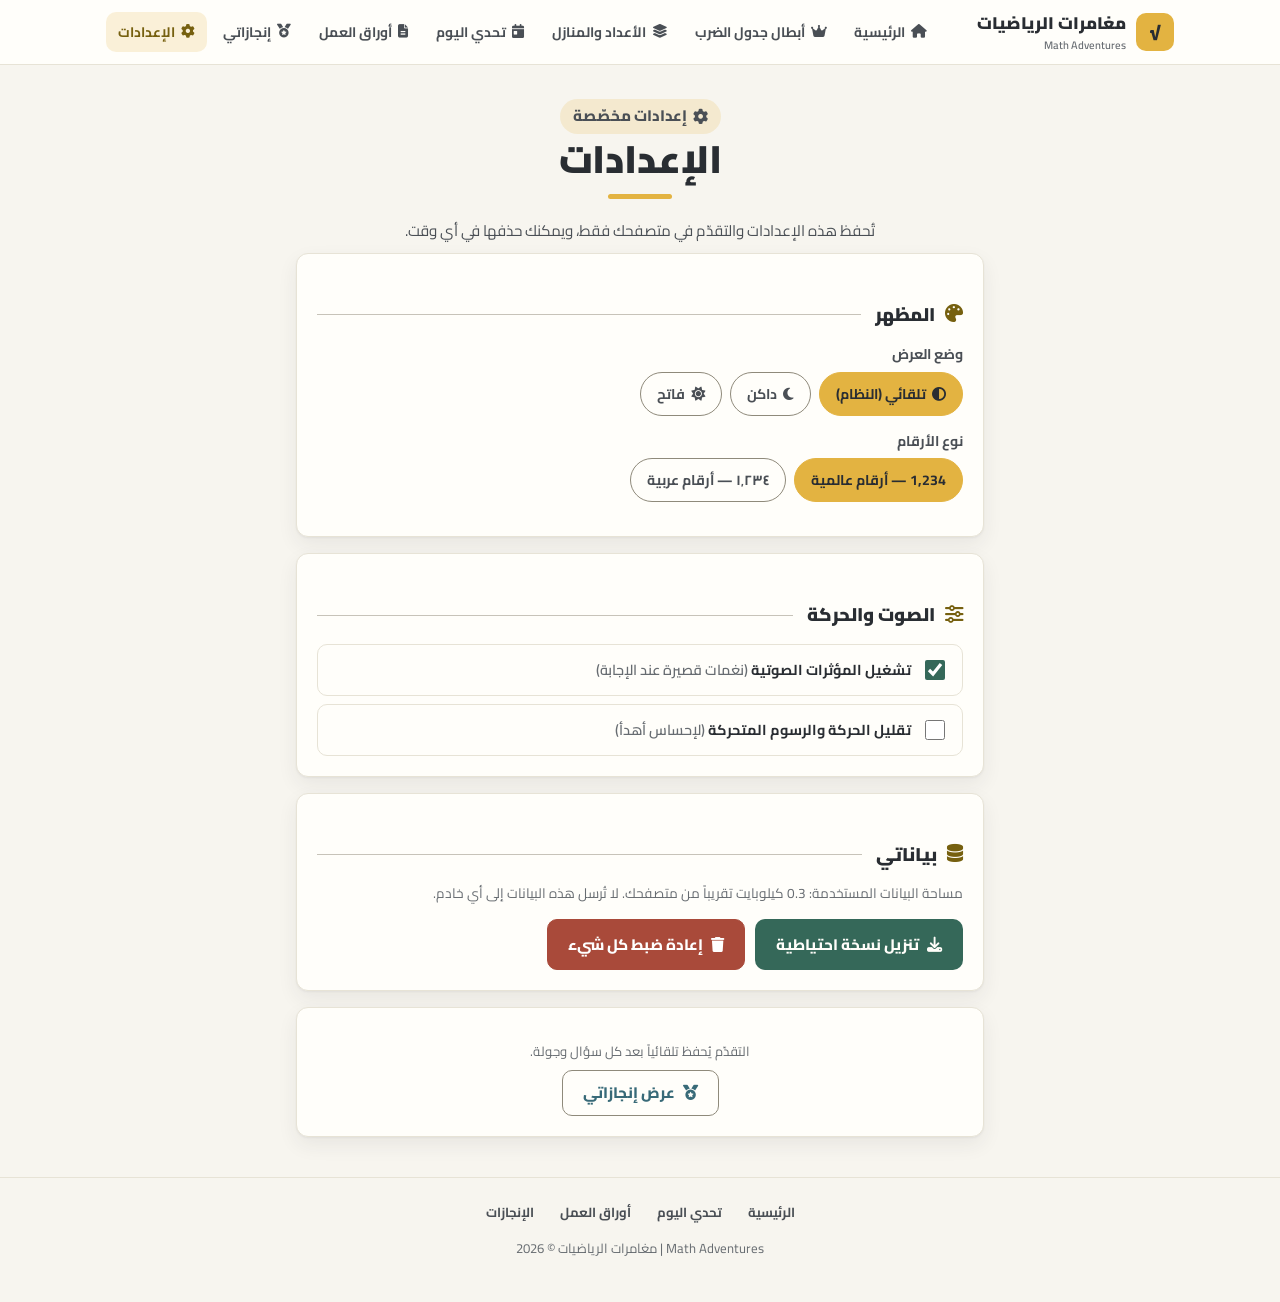
<file: settings.html>
<!DOCTYPE html>
<html lang="ar" dir="rtl">
<head>
    <meta charset="UTF-8">
    <meta name="viewport" content="width=device-width, initial-scale=1.0">
    <meta name="color-scheme" content="dark light">
    <meta name="theme-color" content="#23261e">
    <title>الإعدادات | مغامرات الرياضيات</title>
    <meta name="description" content="إعدادات منصة مغامرات الرياضيات: المظهر، نوع الأرقام، الصوت، تقليل الحركة، وإعادة ضبط التقدّم — كلها تُحفظ محلياً في متصفحك.">
    <meta name="robots" content="noindex">
    <link rel="icon" type="image/svg+xml" href="assets/images/favicon.svg">
    <link rel="preconnect" href="https://fonts.googleapis.com">
    <link rel="preconnect" href="https://cdnjs.cloudflare.com">
    <link rel="stylesheet" href="https://cdnjs.cloudflare.com/ajax/libs/font-awesome/6.4.0/css/all.min.css" crossorigin="anonymous" referrerpolicy="no-referrer">
    <link href="https://fonts.googleapis.com/css2?family=Cairo:wght@400;600;700;900&display=swap" rel="stylesheet">
    <link rel="stylesheet" href="assets/css/main.css">
    <style>
        .settings-group + .settings-group { margin-top: 16px; }
        .seg { display: flex; gap: 8px; flex-wrap: wrap; }
    </style>
</head>
<body>
    <a class="skip-link" href="#main">تخطَّ إلى المحتوى</a>

    <nav class="ma-nav" aria-label="التنقل الرئيسي">
        <div class="container ma-nav__inner">
            <a class="ma-nav__brand" href="index.html">
                <span class="logo" aria-hidden="true">√</span>
                <span>مغامرات الرياضيات<small>Math Adventures</small></span>
            </a>
            <button type="button" class="ma-nav__toggle" aria-expanded="false" aria-controls="navLinks">
                <i class="fa-solid fa-bars" aria-hidden="true"></i> القائمة
            </button>
            <ul class="ma-nav__links" id="navLinks">
                <li><a href="index.html" data-key="home"><i class="fa-solid fa-house" aria-hidden="true"></i> الرئيسية</a></li>
                <li><a href="multiplication-heroes.html" data-key="mult"><i class="fa-solid fa-crown" aria-hidden="true"></i> أبطال جدول الضرب</a></li>
                <li><a href="place-value-adventure.html" data-key="place"><i class="fa-solid fa-layer-group" aria-hidden="true"></i> الأعداد والمنازل</a></li>
                <li><a href="daily-challenge.html" data-key="daily"><i class="fa-solid fa-calendar-day" aria-hidden="true"></i> تحدي اليوم</a></li>
                <li><a href="worksheets.html" data-key="worksheets"><i class="fa-solid fa-file-lines" aria-hidden="true"></i> أوراق العمل</a></li>
                <li><a href="achievements.html" data-key="achievements"><i class="fa-solid fa-medal" aria-hidden="true"></i> إنجازاتي</a></li>
                <li><a href="settings.html" data-key="settings"><i class="fa-solid fa-gear" aria-hidden="true"></i> الإعدادات</a></li>
            </ul>
        </div>
    </nav>

    <header class="page-hero container">
        <p class="ma-badge mb-1"><i class="fa-solid fa-gear" aria-hidden="true"></i> إعدادات مخصّصة</p>
        <h1>الإعدادات</h1>
        <p class="text-muted">تُحفظ هذه الإعدادات والتقدّم في متصفحك فقط، ويمكنك حذفها في أي وقت.</p>
    </header>

    <main id="main" class="container" style="max-width:720px">
        <section class="ma-card settings-group" aria-labelledby="gTheme">
            <div class="section-title" id="gTheme"><i class="fa-solid fa-palette" aria-hidden="true"></i> المظهر</div>
            <div class="ma-field">
                <label id="themeLabel">وضع العرض</label>
                <div class="seg" role="group" aria-labelledby="themeLabel">
                    <button type="button" class="ma-chip" data-theme-choice="system"><i class="fa-solid fa-circle-half-stroke" aria-hidden="true"></i> تلقائي (النظام)</button>
                    <button type="button" class="ma-chip" data-theme-choice="dark"><i class="fa-solid fa-moon" aria-hidden="true"></i> داكن</button>
                    <button type="button" class="ma-chip" data-theme-choice="light"><i class="fa-solid fa-sun" aria-hidden="true"></i> فاتح</button>
                </div>
            </div>
            <div class="ma-field">
                <label id="numLabel">نوع الأرقام</label>
                <div class="seg" role="group" aria-labelledby="numLabel">
                    <button type="button" class="ma-chip" data-numerals-choice="western">1,234 — أرقام عالمية</button>
                    <button type="button" class="ma-chip" data-numerals-choice="arabic">١٬٢٣٤ — أرقام عربية</button>
                </div>
            </div>
        </section>

        <section class="ma-card settings-group" aria-labelledby="gSound">
            <div class="section-title" id="gSound"><i class="fa-solid fa-sliders" aria-hidden="true"></i> الصوت والحركة</div>
            <label class="ma-check mb-1">
                <input type="checkbox" id="optSound">
                <span>تشغيل المؤثرات الصوتية <span class="text-dim" style="font-weight:600">(نغمات قصيرة عند الإجابة)</span></span>
            </label>
            <label class="ma-check">
                <input type="checkbox" id="optMotion">
                <span>تقليل الحركة والرسوم المتحركة <span class="text-dim" style="font-weight:600">(لإحساس أهدأ)</span></span>
            </label>
        </section>

        <section class="ma-card settings-group" aria-labelledby="gData">
            <div class="section-title" id="gData"><i class="fa-solid fa-database" aria-hidden="true"></i> بياناتي</div>
            <p class="text-dim" style="font-size:.85rem" id="storageInfo">…</p>
            <div class="flex">
                <button type="button" class="ma-btn" id="btnExport"><i class="fa-solid fa-download" aria-hidden="true"></i> تنزيل نسخة احتياطية</button>
                <button type="button" class="ma-btn ma-btn--danger" id="btnReset"><i class="fa-solid fa-trash" aria-hidden="true"></i> إعادة ضبط كل شيء</button>
            </div>
        </section>

        <div class="ma-card settings-group text-center">
            <p class="text-dim mb-1" style="font-size:.82rem">التقدّم يُحفظ تلقائياً بعد كل سؤال وجولة.</p>
            <a class="ma-btn ma-btn--ghost" href="achievements.html"><i class="fa-solid fa-medal" aria-hidden="true"></i> عرض إنجازاتي</a>
        </div>
    </main>

    <footer class="ma-footer">
        <div class="container">
            <nav aria-label="روابط التذييل">
                <a href="index.html">الرئيسية</a>
                <a href="daily-challenge.html">تحدي اليوم</a>
                <a href="worksheets.html">أوراق العمل</a>
                <a href="achievements.html">الإنجازات</a>
            </nav>
            <p>Math Adventures | مغامرات الرياضيات © <span data-year></span></p>
        </div>
    </footer>

    <script src="assets/js/store.js"></script>
    <script src="assets/js/audio.js"></script>
    <script src="assets/js/ui.js"></script>
    <script>
        (function () {
            MA.initShell('settings');

            function renderSegs() {
                var s = MAStore.getSettings();
                document.querySelectorAll('[data-theme-choice]').forEach(function (b) {
                    b.classList.toggle('is-active', b.getAttribute('data-theme-choice') === s.theme);
                    b.setAttribute('aria-pressed', String(b.getAttribute('data-theme-choice') === s.theme));
                });
                document.querySelectorAll('[data-numerals-choice]').forEach(function (b) {
                    var on = b.getAttribute('data-numerals-choice') === s.numerals;
                    b.classList.toggle('is-active', on);
                    b.setAttribute('aria-pressed', String(on));
                });
                document.getElementById('optSound').checked = s.sound;
                document.getElementById('optMotion').checked = s.reducedMotion;
            }

            document.querySelectorAll('[data-theme-choice]').forEach(function (b) {
                b.addEventListener('click', function () {
                    MAStore.setSetting('theme', b.getAttribute('data-theme-choice'));
                    MA.applySettings(); renderSegs(); MA.play('click');
                    MA.toast('تم حفظ المظهر', 'success');
                });
            });
            document.querySelectorAll('[data-numerals-choice]').forEach(function (b) {
                b.addEventListener('click', function () {
                    MAStore.setSetting('numerals', b.getAttribute('data-numerals-choice'));
                    MA.applySettings(); renderSegs(); MA.play('click');
                    MA.toast('تم حفظ نوع الأرقام', 'success');
                });
            });
            document.getElementById('optSound').addEventListener('change', function (e) {
                MAStore.setSetting('sound', !!e.target.checked);
                MA.applySettings(); renderSegs();
                if (e.target.checked) MA.play('correct');
            });
            document.getElementById('optMotion').addEventListener('change', function (e) {
                MAStore.setSetting('reducedMotion', !!e.target.checked);
                MA.applySettings(); renderSegs();
                MA.toast('تم حفظ تفضيل الحركة', 'success');
            });

            function storageSize() {
                var n = 0;
                ['ma_progress', 'ma_settings'].forEach(function (k) {
                    var v = localStorage.getItem(k);
                    if (v) n += k.length + v.length;
                });
                return n;
            }

            function renderStorage() {
                var el = document.getElementById('storageInfo');
                if (!MAStore.storageAvailable()) {
                    el.innerHTML = '<i class="fa-solid fa-triangle-exclamation" style="color:var(--danger)"></i> ' +
                        'التخزين المحلي غير متاح في هذا المتصفح — لن تُحفظ أي إعدادات أو تقدّم.';
                    return;
                }
                var kb = (storageSize() / 1024).toFixed(1);
                el.textContent = 'مساحة البيانات المستخدمة: ' + kb + ' كيلوبايت تقريباً من متصفحك. ' +
                    'لا تُرسل هذه البيانات إلى أي خادم.';
            }

            document.getElementById('btnExport').addEventListener('click', function () {
                var payload = JSON.stringify({
                    app: 'math-adventures',
                    exportedAt: new Date().toISOString(),
                    progress: JSON.parse(localStorage.getItem('ma_progress') || 'null'),
                    settings: JSON.parse(localStorage.getItem('ma_settings') || 'null')
                }, null, 2);
                try {
                    var blob = new Blob([payload], { type: 'application/json' });
                    var url = URL.createObjectURL(blob);
                    var a = document.createElement('a');
                    a.href = url;
                    a.download = 'math-adventures-backup.json';
                    document.body.appendChild(a);
                    a.click();
                    document.body.removeChild(a);
                    setTimeout(function () { URL.revokeObjectURL(url); }, 1000);
                    MA.toast('تم تنزيل النسخة الاحتياطية', 'success');
                } catch (e) {
                    MA.toast('تعذّر التنزيل في هذا المتصفح', 'danger');
                }
            });

            document.getElementById('btnReset').addEventListener('click', function () {
                MA.confirm(
                    'إعادة ضبط كل شيء؟',
                    'سيُحذف تقدّمك وأوسمك وإعداداتك من هذا المتصفح نهائياً. لا يمكن التراجع.',
                    'نعم، احذف كل شيء',
                    function () {
                        MAStore.resetAll();
                        MA.applySettings();
                        renderSegs();
                        renderStorage();
                        MA.toast('تمت إعادة الضبط', 'success');
                    }
                );
            });

            renderSegs();
            renderStorage();
        })();
    </script>
</body>
</html>
</file>
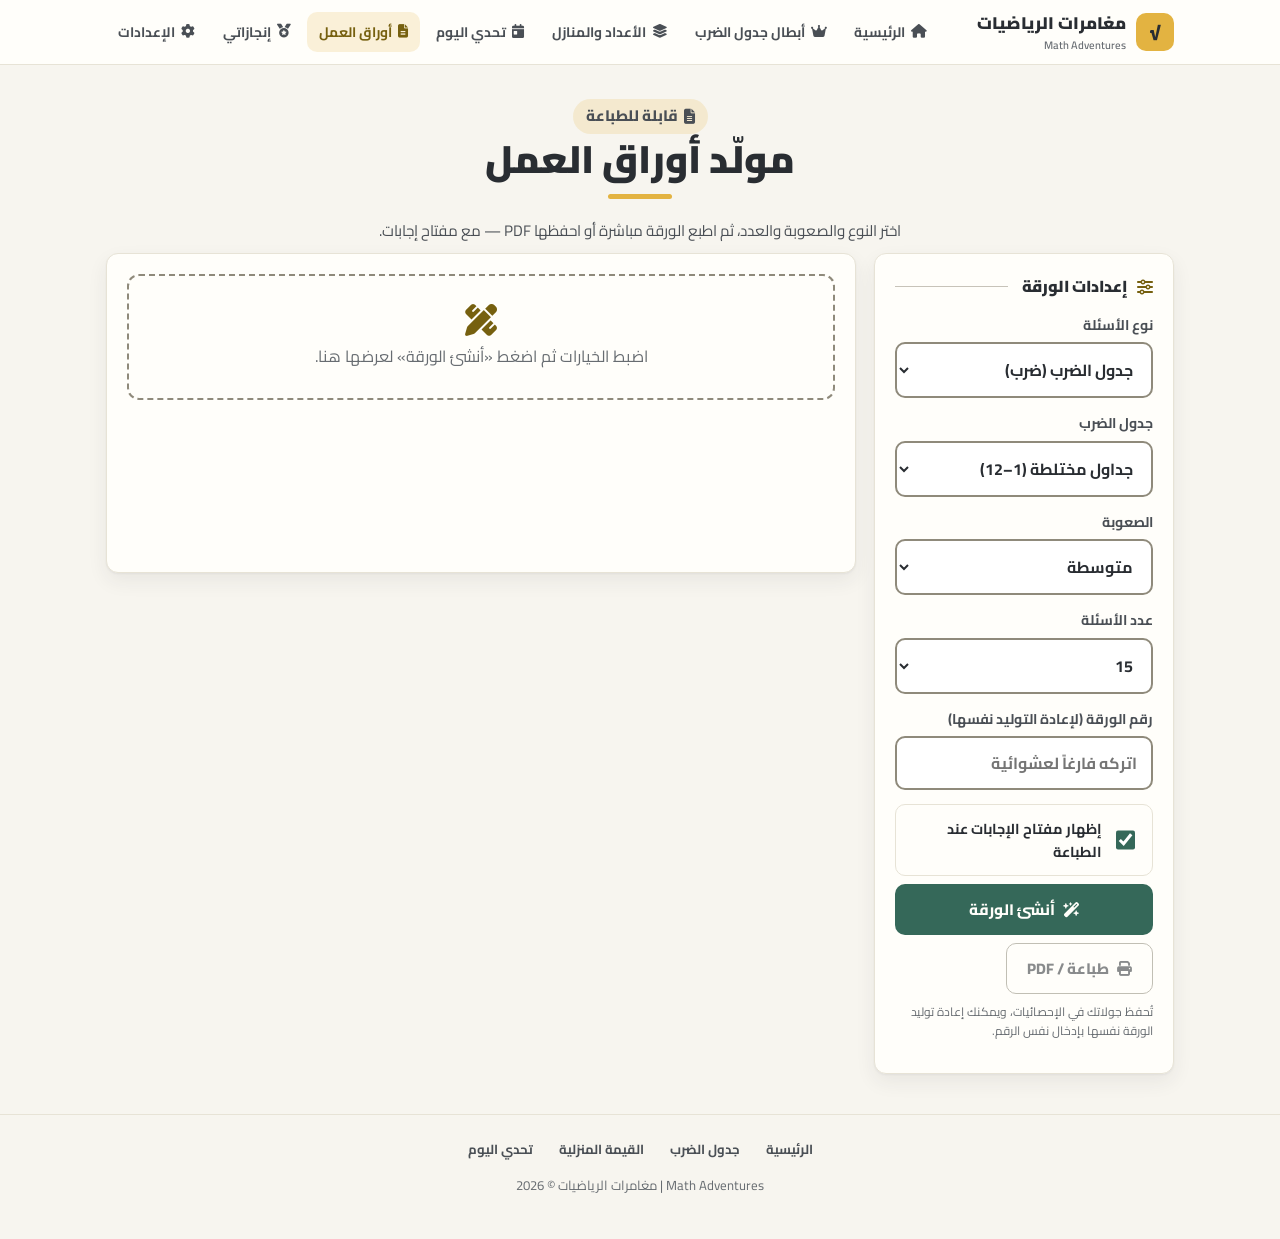
<file: worksheets.html>
<!DOCTYPE html>
<html lang="ar" dir="rtl">
<head>
    <meta charset="UTF-8">
    <meta name="viewport" content="width=device-width, initial-scale=1.0">
    <meta name="color-scheme" content="dark light">
    <meta name="theme-color" content="#23261e">
    <title>أوراق العمل | مغامرات الرياضيات</title>
    <meta name="description" content="صمّم أوراق عمل رياضية مخصّصة ثم اطبعها مباشرة: جدول الضرب والقيمة المنزلية مع مفتاح إجابات جاهز.">
    <link rel="icon" type="image/svg+xml" href="assets/images/favicon.svg">
    <link rel="preconnect" href="https://fonts.googleapis.com">
    <link rel="preconnect" href="https://cdnjs.cloudflare.com">
    <link rel="stylesheet" href="https://cdnjs.cloudflare.com/ajax/libs/font-awesome/6.4.0/css/all.min.css" crossorigin="anonymous" referrerpolicy="no-referrer">
    <link href="https://fonts.googleapis.com/css2?family=Cairo:wght@400;600;700;900&display=swap" rel="stylesheet">
    <link rel="stylesheet" href="assets/css/main.css">
    <style>
        .ws-layout { display: grid; grid-template-columns: 300px 1fr; gap: 18px; align-items: start; }
        @media (max-width: 860px) { .ws-layout { grid-template-columns: 1fr; } }
        .ws-controls { position: sticky; top: 74px; }
        @media (max-width: 860px) { .ws-controls { position: static; } }
        .ws-sheet { min-height: 320px; }
        .ws-head { text-align: center; margin-bottom: 18px; }
        .ws-head h2 { font-size: 1.3rem; margin-bottom: 4px; }
        .ws-fields { display: flex; gap: 24px; font-size: .85rem; color: var(--text-dim); font-weight: 700; margin-top: 12px; }
        .ws-fields span { border-bottom: 1px dashed var(--surface-border); flex: 1; padding-bottom: 22px; }
        .ws-lines { display: flex; gap: 20px; align-items: end; margin-top: 8px; color: var(--text-dim); }
        .ws-lines .line { flex: 1; border-bottom: 2px solid var(--surface-border); min-height: 26px; }
        .ws-lines .eq { font-weight: 900; font-size: 1.1rem; color: var(--text); }
    </style>
</head>
<body>
    <a class="skip-link" href="#main">تخطَّ إلى المحتوى</a>

    <nav class="ma-nav" aria-label="التنقل الرئيسي">
        <div class="container ma-nav__inner">
            <a class="ma-nav__brand" href="index.html">
                <span class="logo" aria-hidden="true">√</span>
                <span>مغامرات الرياضيات<small>Math Adventures</small></span>
            </a>
            <button type="button" class="ma-nav__toggle" aria-expanded="false" aria-controls="navLinks">
                <i class="fa-solid fa-bars" aria-hidden="true"></i> القائمة
            </button>
            <ul class="ma-nav__links" id="navLinks">
                <li><a href="index.html" data-key="home"><i class="fa-solid fa-house" aria-hidden="true"></i> الرئيسية</a></li>
                <li><a href="multiplication-heroes.html" data-key="mult"><i class="fa-solid fa-crown" aria-hidden="true"></i> أبطال جدول الضرب</a></li>
                <li><a href="place-value-adventure.html" data-key="place"><i class="fa-solid fa-layer-group" aria-hidden="true"></i> الأعداد والمنازل</a></li>
                <li><a href="daily-challenge.html" data-key="daily"><i class="fa-solid fa-calendar-day" aria-hidden="true"></i> تحدي اليوم</a></li>
                <li><a href="worksheets.html" data-key="worksheets"><i class="fa-solid fa-file-lines" aria-hidden="true"></i> أوراق العمل</a></li>
                <li><a href="achievements.html" data-key="achievements"><i class="fa-solid fa-medal" aria-hidden="true"></i> إنجازاتي</a></li>
                <li><a href="settings.html" data-key="settings"><i class="fa-solid fa-gear" aria-hidden="true"></i> الإعدادات</a></li>
            </ul>
        </div>
    </nav>

    <header class="page-hero container">
        <p class="ma-badge mb-1"><i class="fa-solid fa-file-lines" aria-hidden="true"></i> قابلة للطباعة</p>
        <h1>مولّد أوراق العمل</h1>
        <p class="text-muted">اختر النوع والصعوبة والعدد، ثم اطبع الورقة مباشرة أو احفظها PDF — مع مفتاح إجابات.</p>
    </header>

    <main id="main" class="container">
        <div class="ws-layout">
            <!-- Controls -->
            <div class="ma-card ws-controls" aria-labelledby="ctlTitle">
                <div class="section-title" id="ctlTitle" style="font-size:1rem;margin-top:0"><i class="fa-solid fa-sliders" aria-hidden="true"></i> إعدادات الورقة</div>

                <div class="ma-field">
                    <label for="optKind">نوع الأسئلة</label>
                    <select class="ma-select" id="optKind">
                        <option value="mult">جدول الضرب (ضرب)</option>
                        <option value="place">القيمة المنزلية</option>
                        <option value="missing">أرقام مفقودة (جمع وطرح)</option>
                        <option value="mixed">مختلط</option>
                    </select>
                </div>

                <div class="ma-field">
                    <label for="optTable">جدول الضرب</label>
                    <select class="ma-select" id="optTable">
                        <option value="mixed">جداول مختلطة (1–12)</option>
                        <option value="1">جدول 1</option><option value="2">جدول 2</option>
                        <option value="3">جدول 3</option><option value="4">جدول 4</option>
                        <option value="5">جدول 5</option><option value="6">جدول 6</option>
                        <option value="7">جدول 7</option><option value="8">جدول 8</option>
                        <option value="9">جدول 9</option><option value="10">جدول 10</option>
                        <option value="11">جدول 11</option><option value="12">جدول 12</option>
                    </select>
                </div>

                <div class="ma-field">
                    <label for="optLevel">الصعوبة</label>
                    <select class="ma-select" id="optLevel">
                        <option value="easy">سهلة (أعداد صغيرة)</option>
                        <option value="medium" selected>متوسطة</option>
                        <option value="hard">صعبة (أعداد أكبر)</option>
                    </select>
                </div>

                <div class="ma-field">
                    <label for="optCount">عدد الأسئلة</label>
                    <select class="ma-select" id="optCount">
                        <option value="10">10</option>
                        <option value="15" selected>15</option>
                        <option value="20">20</option>
                        <option value="30">30</option>
                    </select>
                </div>

                <div class="ma-field">
                    <label for="optSeed">رقم الورقة (لإعادة التوليد نفسها)</label>
                    <input class="ma-input" id="optSeed" type="text" inputmode="numeric" maxlength="12" placeholder="اتركه فارغاً لعشوائية">
                </div>

                <label class="ma-check mb-1">
                    <input type="checkbox" id="optKey" checked>
                    <span>إظهار مفتاح الإجابات عند الطباعة</span>
                </label>

                <div class="flex mt-1">
                    <button type="button" class="ma-btn ma-btn--block" id="btnGenerate"><i class="fa-solid fa-wand-magic-sparkles" aria-hidden="true"></i> أنشئ الورقة</button>
                </div>
                <div class="flex mt-1">
                    <button type="button" class="ma-btn ma-btn--secondary" id="btnPrint" disabled><i class="fa-solid fa-print" aria-hidden="true"></i> طباعة / PDF</button>
                </div>
                <p class="text-dim mt-1" style="font-size:.75rem" id="genNote">تُحفظ جولاتك في الإحصائيات، ويمكنك إعادة توليد الورقة نفسها بإدخال نفس الرقم.</p>
            </div>

            <!-- Sheet -->
            <div class="ma-card ws-sheet" id="sheet">
                <div class="ws-print-head">
                    <strong>Math Adventures | مغامرات الرياضيات</strong>
                </div>
                <div class="ws-head" id="wsHead" hidden>
                    <h2 id="wsTitle">ورقة عمل</h2>
                    <div class="ws-fields">
                        <span>الاسم:</span>
                        <span>التاريخ:</span>
                        <span>الدرجة:</span>
                    </div>
                </div>
                <div id="wsList">
                    <div class="empty-state">
                        <i class="fa-solid fa-pen-ruler" aria-hidden="true"></i>
                        اضبط الخيارات ثم اضغط «أنشئ الورقة» لعرضها هنا.
                    </div>
                </div>
                <div class="ws-answer-key" id="wsKey" hidden>
                    <div class="section-title" style="font-size:1rem"><i class="fa-solid fa-key" aria-hidden="true"></i> مفتاح الإجابات</div>
                    <ol id="wsKeyList"></ol>
                </div>
            </div>
        </div>
    </main>

    <footer class="ma-footer">
        <div class="container">
            <nav aria-label="روابط التذييل">
                <a href="index.html">الرئيسية</a>
                <a href="multiplication-heroes.html">جدول الضرب</a>
                <a href="place-value-adventure.html">القيمة المنزلية</a>
                <a href="daily-challenge.html">تحدي اليوم</a>
            </nav>
            <p>Math Adventures | مغامرات الرياضيات © <span data-year></span></p>
        </div>
    </footer>

    <script src="assets/js/store.js"></script>
    <script src="assets/js/audio.js"></script>
    <script src="assets/js/ui.js"></script>
    <script>
    (function () {
        'use strict';
        MA.initShell('worksheets');

        function hashStr(s) {
            var h = 2166136261;
            for (var i = 0; i < s.length; i++) { h ^= s.charCodeAt(i); h = Math.imul(h, 16777619); }
            return h >>> 0;
        }
        function mulberry32(a) {
            return function () {
                a |= 0; a = a + 0x6D2B79F5 | 0;
                var t = Math.imul(a ^ a >>> 15, 1 | a);
                t = t + Math.imul(t ^ t >>> 7, 61 | t) ^ t;
                return ((t ^ t >>> 14) >>> 0) / 4294967296;
            };
        }
        function ri(rng, min, max) { return Math.floor(rng() * (max - min + 1)) + min; }

        function bounds(level) {
            if (level === 'easy') return { mMin: 1, mMax: 6, pDigits: 3, aMax: 40 };
            if (level === 'hard') return { mMin: 6, mMax: 15, pDigits: 6, aMax: 400 };
            return { mMin: 2, mMax: 12, pDigits: 4, aMax: 150 };
        }

        function makeQuestion(kind, table, level, rng) {
            var b = bounds(level);
            if (kind === 'mult') {
                var a = table === 'mixed' ? ri(rng, b.mMin, b.mMax) : parseInt(table, 10);
                var c = ri(rng, b.mMin, Math.min(b.mMax, 12));
                return { q: MA.fmt(a) + ' × ' + MA.fmt(c) + ' = ؟', a: MA.fmt(a * c), key: a + '×' + c };
            }
            if (kind === 'place') {
                var digits = ri(rng, 3, b.pDigits);
                var n = 0;
                for (var i = 0; i < digits; i++) n = n * 10 + (i === 0 ? ri(rng, 1, 9) : ri(rng, 0, 9));
                var PLACE_NAMES = ['الآحاد', 'العشرات', 'المئات', 'الآلاف', 'عشرات الآلاف', 'مئات الآلاف'];
                if (rng() < 0.5) {
                    var posD = ri(rng, 0, digits - 1);
                    var digit = Math.floor(n / Math.pow(10, posD)) % 10;
                    if (digit === 0) { digit = ri(rng, 1, 9); n += digit * Math.pow(10, posD); }
                    return {
                        q: 'ما قيمة الرقم ' + MA.digits(digit) + ' في ' + PLACE_NAMES[posD] + ' من العدد ' + MA.fmt(n) + '؟',
                        a: MA.fmt(digit * Math.pow(10, posD)), key: MA.fmt(n)
                    };
                }
                var parts = [], m = n, pos = 0;
                while (m > 0) { var d = m % 10; if (d !== 0) parts.unshift(d * Math.pow(10, pos)); m = Math.floor(m / 10); pos++; }
                return { q: 'اكتب الصيغة التحليلية للعدد ' + MA.fmt(n), a: parts.map(function (p) { return MA.fmt(p); }).join(' + '), key: MA.fmt(n) };
            }
            // missing: a + x = b  or  a - x = b
            if (rng() < 0.5) {
                var a2 = ri(rng, 1, b.aMax), x = ri(rng, 1, b.aMax);
                return { q: MA.fmt(a2) + ' + ؟ = ' + MA.fmt(a2 + x), a: MA.fmt(x), key: a2 + '+' + x };
            }
            var a3 = ri(rng, 10, b.aMax + 20), x3 = ri(rng, 1, a3);
            return { q: MA.fmt(a3) + ' − ؟ = ' + MA.fmt(a3 - x3), a: MA.fmt(x3), key: a3 + '-' + x3 };
        }

        var KIND_LABELS = { mult: 'جدول الضرب', place: 'القيمة المنزلية', missing: 'أرقام مفقودة', mixed: 'أسئلة مختلطة' };
        var LEVEL_LABELS = { easy: 'سهلة', medium: 'متوسطة', hard: 'صعبة' };

        function generate() {
            var kind = document.getElementById('optKind').value;
            var table = document.getElementById('optTable').value;
            var level = document.getElementById('optLevel').value;
            var count = parseInt(document.getElementById('optCount').value, 10) || 15;
            var seedText = document.getElementById('optSeed').value.trim();
            if (!seedText) {
                seedText = String(Math.floor(Math.random() * 900000) + 100000);
                document.getElementById('optSeed').value = seedText;
            }
            var withKey = document.getElementById('optKey').checked;

            var rng = mulberry32(hashStr('WS-v1|' + seedText + '|' + kind + '|' + table + '|' + level + '|' + count));
            var list = document.getElementById('wsList');
            var keyList = document.getElementById('wsKeyList');
            list.textContent = '';
            keyList.textContent = '';

            var kinds = kind === 'mixed' ? ['mult', 'place', 'missing'] : [kind];
            var title = 'ورقة عمل — ' + KIND_LABELS[kind];
            if (kind === 'mult') title += table === 'mixed' ? ' (مختلط)' : ' (جدول ' + table + ')';
            title += ' — ' + LEVEL_LABELS[level] + ' — ' + seedText;

            for (var i = 0; i < count; i++) {
                var k = kinds[i % kinds.length];
                var q = makeQuestion(k, table, level, rng);

                var row = document.createElement('div');
                row.className = 'ws-question';
                var qt = document.createElement('div');
                qt.className = 'q-text';
                qt.textContent = (i + 1) + '. ' + q.q;
                row.appendChild(qt);
                var lines = document.createElement('div');
                lines.className = 'ws-lines';
                var eq = document.createElement('span');
                eq.className = 'eq';
                eq.textContent = '=';
                var line1 = document.createElement('span');
                line1.className = 'line';
                var line2 = document.createElement('span');
                line2.className = 'line';
                lines.appendChild(line1);
                lines.appendChild(eq);
                lines.appendChild(line2);
                row.appendChild(lines);
                list.appendChild(row);

                var li = document.createElement('li');
                li.textContent = q.a;
                keyList.appendChild(li);
            }

            document.getElementById('wsTitle').textContent = title;
            document.getElementById('wsHead').hidden = false;
            var keyBox = document.getElementById('wsKey');
            keyBox.hidden = false;
            keyBox.classList.toggle('no-print', !withKey);
            document.getElementById('btnPrint').disabled = false;
            document.getElementById('genNote').textContent =
                'تم إنشاء ' + MA.fmt(count) + ' أسئلة — رقم الورقة: ' + seedText +
                ' (أدخله مجدداً للحصول على الأسئلة نفسها).';
            MAStore.recordWorksheet();
            MA.play('pop');
            MA.toast('تم إنشاء الورقة بنجاح', 'success');
        }

        document.getElementById('btnGenerate').addEventListener('click', generate);
        document.getElementById('btnPrint').addEventListener('click', function () {
            MA.play('click');
            window.print();
        });
        document.getElementById('optKind').addEventListener('change', function (e) {
            document.getElementById('optTable').disabled = e.target.value !== 'mult' && e.target.value !== 'mixed';
        });

        window.__MA_WS__ = { make: makeQuestion, hash: hashStr, mulberry: mulberry32, bounds: bounds };
    })();
    </script>
</body>
</html>
</file>
<file: assets/css/main.css>
/* ============================================================
   Math Adventures | مغامرات الرياضيات — Shared Design System
   Warm editorial identity: ivory paper, forest green, petrol,
   mustard accent, brick red. No framework required; also backs
   the Tailwind page, which remaps its palette to these values.
   Token roles: --primary = brand actions; --accent = mustard
   fills/selection (pair with --accent-contrast); --accent-ink =
   ochre/mustard for TEXT and borders (AA on both themes);
   --line = control borders (>=3:1); --surface-border = card hairlines.
   ============================================================ */

/* ---------- Theme tokens (dark is the default) ---------- */
:root, [data-theme="dark"] {
  color-scheme: dark;
  --bg: #23261e;
  --surface: #2a2d25;
  --surface-strong: #33372d;
  --surface-border: rgba(239, 237, 228, 0.14);
  --line: #8b9284;
  --text: #efede4;
  --text-muted: #c9c7ba;
  --text-dim: #a3a194;
  --primary: #8fcbb2;
  --primary-contrast: #23261e;
  --accent: #e3b341;
  --accent-contrast: #23261e;
  --accent-ink: #e3b341;
  --accent-2: #93becb;
  --success: #8fcbb2;
  --success-solid: #356859;
  --success-soft: rgba(143, 203, 178, 0.13);
  --danger: #e8a395;
  --danger-solid: #a94a3a;
  --danger-soft: rgba(225, 150, 134, 0.16);
  --warning-soft: rgba(227, 179, 65, 0.14);
  --info-soft: rgba(147, 190, 203, 0.14);
  --input-bg: #1e2119;
  --shadow: 0 1px 2px rgba(0, 0, 0, 0.45), 0 8px 20px rgba(0, 0, 0, 0.35);
  --nav-bg: #2b2f26;
  --focus-ring: #e3b341;
  --radius: 12px;
  --radius-md: 10px;
  --radius-sm: 8px;
}

[data-theme="light"] {
  color-scheme: light;
  --bg: #f7f5ef;
  --surface: #fffefa;
  --surface-strong: #fffefa;
  --surface-border: #e7e3d6;
  --line: #8f8a7b;
  --text: #292d32;
  --text-muted: #4a4f55;
  --text-dim: #676c71;
  --primary: #356859;
  --primary-contrast: #fffefa;
  --accent: #e3b341;
  --accent-contrast: #292d32;
  --accent-ink: #76600f;
  --accent-2: #386a78;
  --success: #356859;
  --success-solid: #356859;
  --success-soft: rgba(53, 104, 89, 0.12);
  --danger: #a94a3a;
  --danger-solid: #a94a3a;
  --danger-soft: rgba(169, 74, 58, 0.12);
  --warning-soft: rgba(227, 179, 65, 0.18);
  --info-soft: rgba(56, 106, 120, 0.12);
  --input-bg: #ffffff;
  --shadow: 0 1px 2px rgba(41, 45, 50, 0.05), 0 8px 20px rgba(41, 45, 50, 0.07);
  --nav-bg: #fffefa;
  --focus-ring: #356859;
}

/* ---------- Base ---------- */
*, *::before, *::after { box-sizing: border-box; }

html { scroll-behavior: smooth; }

body {
  margin: 0;
  font-family: "Cairo", "Segoe UI", Tahoma, "Noto Sans Arabic", sans-serif;
  background: var(--bg);
  color: var(--text);
  min-height: 100vh;
  display: flex;
  flex-direction: column;
  line-height: 1.6;
  font-variant-numeric: lining-nums tabular-nums;
}

main { flex: 1; width: 100%; }

a { color: var(--accent-2); }
img, svg { max-width: 100%; }

h1, h2, h3, h4 { line-height: 1.35; margin: 0 0 .5em; }

::selection { background: var(--accent); color: var(--accent-contrast); }

:focus-visible {
  outline: 3px solid var(--focus-ring);
  outline-offset: 2px;
  border-radius: 4px;
}

.sr-only {
  position: absolute; width: 1px; height: 1px;
  padding: 0; margin: -1px; overflow: hidden;
  clip: rect(0 0 0 0); white-space: nowrap; border: 0;
}

.skip-link {
  position: absolute; inset-inline-start: 8px; top: -60px;
  background: var(--accent); color: var(--accent-contrast);
  padding: 10px 16px; border-radius: 0 0 10px 10px;
  font-weight: 800; z-index: 200; transition: top .2s;
}
.skip-link:focus { top: 0; }

.container {
  width: 100%;
  max-width: 1100px;
  margin-inline: auto;
  padding-inline: 16px;
}

/* ---------- Navigation ---------- */
.ma-nav {
  position: sticky; top: 0; z-index: 100;
  background: var(--nav-bg);
  border-bottom: 1px solid var(--surface-border);
}

.ma-nav__inner {
  display: flex; align-items: center; justify-content: space-between;
  gap: 12px; padding-block: 10px; flex-wrap: wrap;
}

.ma-nav__brand {
  display: inline-flex; align-items: center; gap: 10px;
  font-weight: 900; font-size: 1.05rem; text-decoration: none; color: var(--text);
}
.ma-nav__brand .logo {
  width: 38px; height: 38px; border-radius: var(--radius-md);
  display: inline-flex; align-items: center; justify-content: center;
  background: var(--accent); color: var(--accent-contrast); font-weight: 900;
}
.ma-nav__brand small { display: block; font-weight: 600; font-size: .68rem; color: var(--text-dim); }

.ma-nav__toggle {
  display: none;
  background: var(--surface); color: var(--text);
  border: 1px solid var(--line); border-radius: var(--radius-md);
  padding: 8px 12px; font-size: 1.1rem; cursor: pointer; min-height: 44px;
}

.ma-nav__links {
  display: flex; align-items: center; gap: 4px; flex-wrap: wrap;
  list-style: none; margin: 0; padding: 0;
}

.ma-nav__links a {
  display: inline-flex; align-items: center; gap: 6px;
  color: var(--text-muted); text-decoration: none;
  font-weight: 700; font-size: .86rem;
  padding: 9px 12px; border-radius: var(--radius-md);
  transition: background .15s, color .15s;
}
.ma-nav__links a:hover { background: var(--surface); color: var(--text); }
.ma-nav__links a[aria-current="page"] {
  background: var(--warning-soft); color: var(--accent-ink);
}

@media (max-width: 920px) {
  .ma-nav__toggle { display: inline-flex; align-items: center; gap: 8px; }
  .ma-nav__links {
    display: none; width: 100%;
    flex-direction: column; align-items: stretch;
    padding-block: 8px;
  }
  .ma-nav__links.is-open { display: flex; }
  .ma-nav__links a { justify-content: flex-start; min-height: 44px; }
}

/* ---------- Cards ---------- */
.ma-card {
  background: var(--surface);
  border: 1px solid var(--surface-border);
  border-radius: var(--radius);
  box-shadow: var(--shadow);
  padding: 20px;
}

.ma-card--link { display: block; text-decoration: none; color: inherit; transition: transform .2s, border-color .2s, box-shadow .2s; }
.ma-card--link:hover { transform: translateY(-4px); border-color: var(--accent-ink); }

/* Feature tier: the two headline tools on the homepage. */
.ma-card--feature { padding: 26px; border-top: 4px solid var(--accent); }
/* Compact tier: supporting destinations (smaller, quieter). */
.ma-card--compact { padding: 16px; }
.ma-card--compact h3 { font-size: .95rem; }
.ma-card--compact p { font-size: .8rem; }

/* Highlight band: daily challenge on the homepage. */
.ma-band {
  background: var(--warning-soft);
  border: 1px solid var(--accent);
}

.ma-card__icon {
  width: 56px; height: 56px; border-radius: var(--radius);
  display: inline-flex; align-items: center; justify-content: center;
  font-size: 1.6rem; margin-bottom: 12px;
  background: var(--warning-soft); color: var(--accent-ink);
}
.ma-card__icon--green  { background: var(--success-soft); color: var(--success); }
.ma-card__icon--petrol { background: var(--info-soft); color: var(--accent-2); }
.ma-card__icon--mustard{ background: var(--warning-soft); color: var(--accent-ink); }
.ma-card__icon--brick  { background: var(--danger-soft); color: var(--danger); }
.ma-card__icon--muted  { background: var(--surface); border: 1px solid var(--surface-border); color: var(--text-dim); }

/* ---------- Buttons ---------- */
.ma-btn {
  display: inline-flex; align-items: center; justify-content: center; gap: 8px;
  min-height: 44px; padding: 10px 20px;
  border-radius: var(--radius-md); border: 1px solid transparent;
  font-family: inherit; font-weight: 800; font-size: .95rem;
  cursor: pointer; text-decoration: none;
  transition: transform .12s, background .15s, opacity .15s;
  background: var(--primary); color: var(--primary-contrast);
}
.ma-btn:hover { filter: brightness(1.08); transform: translateY(-1px); }
.ma-btn:active { transform: translateY(1px); }
.ma-btn:disabled { opacity: .55; cursor: not-allowed; transform: none; }

.ma-btn--secondary {
  background: var(--surface); color: var(--text);
  border-color: var(--line);
}
.ma-btn--ghost {
  background: transparent; color: var(--accent-2);
  border-color: var(--line);
}
.ma-btn--danger { background: var(--danger-solid); color: #fff; border-color: var(--danger); }
.ma-btn--success { background: var(--success-solid); color: #fff; border-color: var(--success); }
.ma-btn--sm { min-height: 38px; padding: 6px 14px; font-size: .84rem; border-radius: var(--radius-sm); }
.ma-btn--block { width: 100%; }

/* ---------- Badges & chips ---------- */
.ma-badge {
  display: inline-flex; align-items: center; gap: 6px;
  padding: 4px 12px; border-radius: 999px;
  font-size: .75rem; font-weight: 800;
  background: var(--warning-soft); color: var(--accent-ink);
  border: 1px solid transparent;
}
.ma-badge--success { background: var(--success-soft); color: var(--success); }
.ma-badge--danger { background: var(--danger-soft); color: var(--danger); }
.ma-badge--muted { background: var(--surface); color: var(--text-dim); border-color: var(--surface-border); }

.ma-chip-row { display: flex; flex-wrap: wrap; gap: 8px; }

.ma-chip {
  display: inline-flex; align-items: center; justify-content: center; gap: 6px;
  min-height: 42px; padding: 8px 16px;
  border-radius: 999px; border: 1px solid var(--line);
  background: var(--surface); color: var(--text-muted);
  font-family: inherit; font-weight: 700; font-size: .88rem;
  cursor: pointer; transition: all .15s;
}
.ma-chip:hover { color: var(--text); border-color: var(--accent-ink); }
.ma-chip[aria-pressed="true"], .ma-chip.is-active {
  background: var(--accent); color: var(--accent-contrast); border-color: var(--accent);
}

/* ---------- Progress ---------- */
.ma-progress {
  height: 12px; border-radius: 999px; overflow: hidden;
  background: rgba(128, 124, 110, .22);
  border: 1px solid var(--surface-border);
}
.ma-progress__bar {
  height: 100%; width: 0%;
  background: var(--success);
  transition: width .35s ease;
  border-radius: 999px;
}

/* ---------- Stats ---------- */
.ma-stats { display: grid; grid-template-columns: repeat(auto-fit, minmax(140px, 1fr)); gap: 12px; }
.ma-stat {
  background: var(--surface); border: 1px solid var(--surface-border);
  border-radius: var(--radius-sm); padding: 14px; text-align: center;
}
.ma-stat__value { font-size: 1.5rem; font-weight: 900; color: var(--primary); display: block; }
.ma-stat__label { font-size: .75rem; color: var(--text-dim); font-weight: 700; }

/* ---------- Forms ---------- */
.ma-field { display: flex; flex-direction: column; gap: 6px; margin-bottom: 14px; }
.ma-field > label { font-weight: 700; font-size: .88rem; color: var(--text-muted); }

.ma-input, .ma-select {
  width: 100%; min-height: 46px;
  padding: 10px 14px;
  border-radius: var(--radius-md);
  border: 2px solid var(--line);
  background: var(--input-bg); color: var(--text);
  font-family: inherit; font-size: 1rem; font-weight: 700;
}
.ma-input:focus, .ma-select:focus { border-color: var(--focus-ring); }

.ma-check {
  display: flex; align-items: center; gap: 10px;
  padding: 12px 14px; border-radius: var(--radius-md);
  background: var(--surface); border: 1px solid var(--surface-border);
  cursor: pointer; font-weight: 700; font-size: .9rem; min-height: 48px;
}
.ma-check input { width: 20px; height: 20px; accent-color: var(--primary); }

.ma-switch-row {
  display: flex; align-items: center; justify-content: space-between; gap: 12px;
  padding: 14px; border-radius: var(--radius-md);
  background: var(--surface); border: 1px solid var(--surface-border);
}
.ma-switch-row .desc { font-size: .78rem; color: var(--text-dim); font-weight: 600; }

/* ---------- Toast ---------- */
.ma-toast {
  position: fixed; bottom: 20px; inset-inline-start: 50%;
  transform: translateX(50%) translateY(20px);
  background: var(--surface-strong); color: var(--text);
  border: 1px solid var(--accent); border-radius: var(--radius);
  padding: 12px 20px; font-weight: 800; font-size: .9rem;
  box-shadow: var(--shadow); z-index: 300;
  display: flex; align-items: center; gap: 10px;
  opacity: 0; pointer-events: none; transition: opacity .25s, transform .25s;
  max-width: min(92vw, 480px);
}
.ma-toast.is-visible { opacity: 1; transform: translateX(50%) translateY(0); }
.ma-toast--success { border-color: var(--success); }
.ma-toast--danger { border-color: var(--danger); }

/* ---------- Modal ---------- */
.ma-modal {
  position: fixed; inset: 0; z-index: 400;
  display: none; align-items: center; justify-content: center;
  padding: 16px;
  background: rgba(35, 38, 30, .62);
}
.ma-modal.is-open { display: flex; }
.ma-modal__box {
  background: var(--surface-strong); color: var(--text);
  border: 1px solid var(--surface-border); border-radius: var(--radius);
  padding: 24px; width: min(440px, 100%);
  box-shadow: var(--shadow);
}
.ma-modal__box h2 { font-size: 1.15rem; }
.ma-modal__actions { display: flex; gap: 10px; justify-content: flex-end; margin-top: 18px; flex-wrap: wrap; }

/* ---------- Page scaffolding ---------- */
.page-hero { text-align: center; padding: 34px 0 10px; }
.page-hero h1 {
  font-size: clamp(1.6rem, 4vw, 2.4rem); font-weight: 900;
  color: var(--text); position: relative; padding-bottom: 14px;
}
.page-hero h1::after {
  content: ""; position: absolute; bottom: 0; left: 50%;
  transform: translateX(-50%); width: 64px; height: 5px;
  background: var(--accent); border-radius: 999px;
}
.page-hero p { color: var(--text-muted); max-width: 640px; margin: 0 auto; font-size: .95rem; }

.grid-2 { display: grid; grid-template-columns: repeat(2, 1fr); gap: 16px; }
.grid-3 { display: grid; grid-template-columns: repeat(3, 1fr); gap: 16px; }
@media (max-width: 860px) {
  .grid-3 { grid-template-columns: repeat(2, 1fr); }
  .grid-3 > :last-child:nth-child(odd) { grid-column: span 2; }
}
@media (max-width: 640px) {
  .grid-2, .grid-3 { grid-template-columns: 1fr; }
  .grid-3 > :last-child:nth-child(odd) { grid-column: auto; }
}

.section-title {
  display: flex; align-items: center; gap: 10px;
  font-size: 1.15rem; font-weight: 900; margin: 26px 0 14px;
}
.section-title i { color: var(--accent-ink); }
.section-title::after {
  content: ""; flex: 1; height: 1px;
  background: var(--line); opacity: .5; margin-inline-start: 4px;
}

.empty-state {
  text-align: center; padding: 28px 16px; color: var(--text-dim);
  border: 2px dashed var(--line); border-radius: var(--radius);
  background: var(--surface);
}
.empty-state i { font-size: 2rem; display: block; margin-bottom: 8px; color: var(--accent-ink); }

/* ---------- Footer ---------- */
.ma-footer {
  margin-top: 40px; border-top: 1px solid var(--surface-border);
  padding: 22px 0 30px; text-align: center;
  color: var(--text-dim); font-size: .82rem;
}
.ma-footer nav { display: flex; flex-wrap: wrap; gap: 10px 18px; justify-content: center; margin-bottom: 10px; }
.ma-footer nav a { display: inline-flex; align-items: center; min-height: 24px; padding: 2px 4px; }
.ma-footer a { color: var(--text-muted); text-decoration: none; font-weight: 700; }
.ma-footer a:hover { color: var(--accent-ink); text-decoration: underline; }

/* ---------- Achievements ---------- */
.ach-grid { display: grid; grid-template-columns: repeat(3, 1fr); gap: 14px; }
@media (max-width: 860px) {
  .ach-grid { grid-template-columns: repeat(2, 1fr); }
  .ach-grid > :last-child:nth-child(odd) { grid-column: span 2; }
}
@media (max-width: 640px) {
  .ach-grid { grid-template-columns: 1fr; }
  .ach-grid > :last-child:nth-child(odd) { grid-column: auto; }
}
.ach-card {
  background: var(--surface); border: 1px solid var(--surface-border);
  border-radius: var(--radius); padding: 18px; text-align: center;
  opacity: .55; filter: grayscale(.6);
}
.ach-card.is-earned {
  opacity: 1; filter: none;
  border-color: var(--accent);
  box-shadow: 0 0 0 1px var(--accent), var(--shadow);
}
.ach-card .icon { font-size: 2rem; display: block; margin-bottom: 8px; }
.ach-card h3 { font-size: 1rem; margin-bottom: 4px; }
.ach-card p { font-size: .78rem; color: var(--text-dim); margin: 0; }

/* ---------- Worksheets ---------- */
.ws-question {
  break-inside: avoid; page-break-inside: avoid;
  padding: 14px 4px; border-bottom: 1px dashed var(--surface-border);
}
.ws-question .q-text { font-weight: 800; font-size: 1.05rem; }
.ws-question .q-lines { margin-top: 10px; display: flex; gap: 18px; align-items: center; color: var(--text-dim); }
.ws-answer-key { margin-top: 30px; }
.ws-answer-key ol { columns: 2; column-gap: 30px; }
@media (max-width: 640px) { .ws-answer-key ol { columns: 1; } }

/* ---------- Print ---------- */
@media print {
  :root, [data-theme="dark"], [data-theme="light"] {
    --bg: #fff; --text: #000; --text-muted: #222;
    --text-dim: #444; --surface: #fff; --surface-border: #bbb;
    --surface-strong: #fff; --shadow: none; --input-bg: #fff;
  }
  body { background: #fff !important; color: #000; display: block; }
  .ma-nav, .ma-footer, .page-hero, .no-print, .ma-toast, .ma-modal,
  .skip-link, button, .ws-controls { display: none !important; }
  .container { max-width: 100%; padding: 0; }
  .ma-card { border: none; box-shadow: none; padding: 0; background: #fff; }
  a { color: #000; text-decoration: none; }
  .ws-question { border-bottom: 1px solid #999; }
  .ws-print-head { display: block !important; text-align: center; margin-bottom: 16px; }
  .ws-answer-key { page-break-before: always; }
}

.ws-print-head { display: none; }

/* ---------- Reduced motion ---------- */
@media (prefers-reduced-motion: reduce) {
  html { scroll-behavior: auto; }
  *, *::before, *::after {
    animation-duration: .01ms !important;
    animation-iteration-count: 1 !important;
    transition-duration: .01ms !important;
  }
}
html[data-reduced-motion="true"] *, html[data-reduced-motion="true"] *::before, html[data-reduced-motion="true"] *::after {
  animation-duration: .01ms !important;
  animation-iteration-count: 1 !important;
  transition-duration: .01ms !important;
}

/* ---------- Utility ---------- */
.text-dim { color: var(--text-dim); }
.text-muted { color: var(--text-muted); }
.text-center { text-align: center; }
.mt-1 { margin-top: 8px; } .mt-2 { margin-top: 16px; } .mt-3 { margin-top: 24px; }
.mb-1 { margin-bottom: 8px; } .mb-2 { margin-bottom: 16px; } .mb-3 { margin-bottom: 24px; }
.flex { display: flex; gap: 10px; flex-wrap: wrap; align-items: center; }
.flex-between { display: flex; gap: 10px; flex-wrap: wrap; align-items: center; justify-content: space-between; }
.hidden { display: none !important; }
</file>
